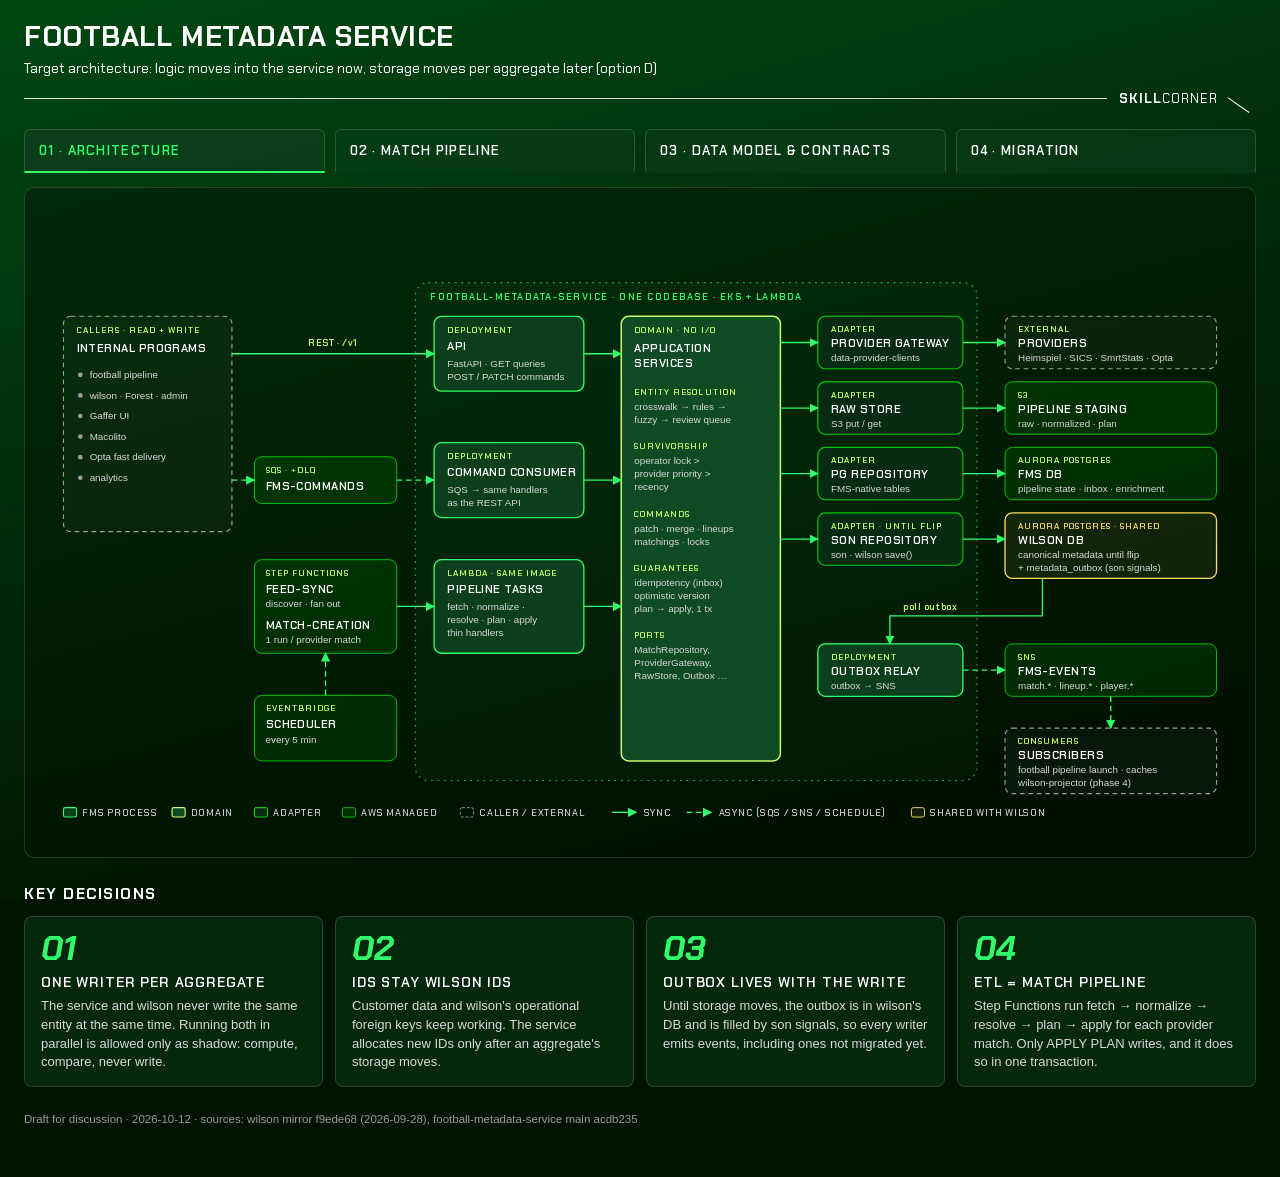
<file: docs/football-metadata-service-architecture.html>
<!doctype html>
<html lang="en">
<head>
<meta charset="utf-8">
<meta name="viewport" content="width=device-width, initial-scale=1">
<title>Football Metadata Service</title>
<link rel="preconnect" href="https://fonts.googleapis.com">
<link rel="preconnect" href="https://fonts.gstatic.com" crossorigin>
<link href="https://fonts.googleapis.com/css2?family=Chakra+Petch:ital,wght@0,300;0,400;0,500;0,600;0,700;1,700&display=swap" rel="stylesheet">
<style>
:root {
  --deep: #001200; --dark: #004812; --forest: #006A26; --brand: #158158; --bright: #00C800;
  --neon: #32FE6B; --lime: #C8FF6A; --white: #FFFFFF; --gray: #D8D8D8; --bullet: #9E9E9E;
  --muted: #999999; --row: #0B3F1B; --warm: #FFD966;
  --head: 'Chakra Petch', 'Barlow', sans-serif;
  --body: 'Trebuchet MS', 'Barlow', sans-serif;
}
* { box-sizing: border-box; }
html, body { margin: 0; }
body {
  min-height: 100vh; color: var(--white); font-family: var(--body);
  background-color: var(--deep);
  background-image: linear-gradient(165deg, var(--dark) 0%, var(--deep) 82%, var(--deep) 100%);
  background-attachment: fixed;
}
.page { max-width: 1320px; margin: 0 auto; padding: 22px 24px 40px; }

/* header bar */
.hdr h1 { margin: 0; font: 700 28px/1.1 var(--head); text-transform: uppercase; letter-spacing: .02em; }
.hdr p { margin: 6px 0 0; font: 400 14px/1.4 var(--head); }
.hdr-line { display: flex; align-items: center; gap: 12px; margin-top: 12px; }
.hdr-line .rule { flex: 1; height: 1px; background: var(--white); opacity: .85; }
.hdr-line .mark { font: 400 13px var(--head); text-transform: uppercase; letter-spacing: .08em; }
.hdr-line .mark b { font-weight: 700; }
.hdr-line .diag { width: 26px; height: 1px; background: var(--white); transform: rotate(35deg) translateY(8px); }

/* tabs */
.tabs { display: flex; gap: 10px; margin: 22px 0 14px; flex-wrap: wrap; }
.tabs button {
  flex: 1 1 180px; padding: 12px 14px; background: rgba(11, 63, 27, .55); color: var(--white);
  border: 1px solid rgba(255, 255, 255, .14); border-bottom: 2px solid transparent; border-radius: 6px 6px 0 0;
  font: 600 13px var(--head); text-transform: uppercase; letter-spacing: .1em; text-align: left; cursor: pointer;
}
.tabs button[aria-selected="true"] { color: var(--neon); border-bottom-color: var(--neon); background: rgba(11, 63, 27, .9); }
.tabs button:focus-visible { outline: 2px solid var(--lime); outline-offset: 2px; }
[hidden] { display: none !important; }

.panel-box { border: 1px solid rgba(255, 255, 255, .14); border-radius: 10px; background: rgba(0, 18, 0, .45); padding: 16px; }
h2 { font: 700 15px var(--head); text-transform: uppercase; letter-spacing: .1em; margin: 26px 0 12px; display: flex; align-items: center; gap: 10px; flex-wrap: wrap; }
h2:first-child { margin-top: 4px; }

/* svg diagrams */
.diagram { overflow-x: auto; }
.diagram svg { display: block; width: 100%; min-width: 980px; height: auto; }
.k { font: 600 9px var(--head); letter-spacing: .12em; fill: var(--lime); }
.t { font: 600 12px var(--head); letter-spacing: .04em; fill: var(--white); }
.t2 { font: 600 11.5px var(--head); letter-spacing: .04em; fill: var(--white); }
.s { font: 400 10.5px var(--body); fill: var(--gray); }
.sh { font: 600 9px var(--head); letter-spacing: .12em; fill: var(--lime); }
.proc rect { fill: var(--row); stroke: var(--neon); stroke-width: 1.4; }
.dom rect { fill: #0E4A22; stroke: var(--lime); stroke-width: 1.6; }
.adp rect { fill: #062B12; stroke: var(--bright); stroke-width: 1.2; }
.aws rect { fill: rgba(0, 200, 0, .12); stroke: var(--bright); stroke-width: 1; }
.ext rect { fill: rgba(255, 255, 255, .03); stroke: var(--bullet); stroke-width: 1.2; stroke-dasharray: 5 4; }
.shared rect { fill: rgba(255, 217, 102, .07); stroke: var(--warm); stroke-width: 1.4; }
.shared .k { fill: var(--warm); }
.bnd { fill: rgba(50, 254, 107, .035); stroke: var(--neon); stroke-opacity: .6; stroke-width: 1.2; stroke-dasharray: 2 5; }
.bl { font: 600 10px var(--head); letter-spacing: .16em; fill: var(--neon); }
.e { fill: none; stroke: var(--neon); stroke-width: 1.4; marker-end: url(#arr); }
.e.async { stroke-dasharray: 6 4; }
.e.fail { stroke: var(--warm); marker-end: url(#arr-warm); }
.el { font: 600 10px var(--head); letter-spacing: .06em; fill: var(--lime); }
.el.warm { fill: var(--warm); }
.lg { font: 500 10px var(--head); letter-spacing: .08em; fill: var(--gray); }

/* numbered cards */
.cards { display: grid; grid-template-columns: repeat(auto-fit, minmax(230px, 1fr)); gap: 12px; }
.card { border: 1px solid rgba(255, 255, 255, .14); border-radius: 8px; padding: 14px 16px; background: rgba(11, 63, 27, .5); }
.card .n { font: italic 700 34px/1 var(--head); color: var(--neon); }
.card h3 { margin: 8px 0 6px; font: 600 14px var(--head); text-transform: uppercase; letter-spacing: .06em; }
.card p { margin: 0; font-size: 13px; line-height: 1.45; color: var(--gray); }
.card .done { margin-top: 10px; font-size: 12.5px; color: var(--white); }
.card .done b { display: block; font: 600 10px var(--head); letter-spacing: .14em; color: var(--lime); margin-bottom: 2px; }
.card.pick { border-color: var(--lime); box-shadow: inset 0 0 0 1px var(--lime); }
code { font-family: var(--head); }

/* pills */
.pill { font: 600 10px var(--head); letter-spacing: .1em; padding: 3px 10px; border-radius: 999px; text-transform: uppercase; white-space: nowrap; }
.pill.now { background: var(--lime); color: #000; }
.pill.flip { border: 1px solid var(--warm); color: var(--warm); }
.pill.no { border: 1px solid var(--muted); color: var(--muted); }

/* data model */
.callout { background: linear-gradient(90deg, var(--neon), var(--lime)); color: #000; border-radius: 8px; padding: 11px 16px; font: 500 13px/1.5 var(--head); }
.callout b { font-weight: 700; letter-spacing: .1em; margin-right: 8px; }
.tables { display: grid; grid-template-columns: repeat(auto-fill, minmax(255px, 1fr)); gap: 12px; align-items: start; }
.tbl { background: rgba(11, 63, 27, .55); border: 1px solid rgba(255, 255, 255, .12); border-radius: 8px; overflow: hidden; }
.tbl h4 { margin: 0; padding: 7px 12px; background: linear-gradient(90deg, var(--neon), var(--lime)); color: #000; font: 700 13px var(--head); }
.tbl ul { list-style: none; margin: 0; padding: 4px 0; }
.tbl li { display: flex; justify-content: space-between; gap: 10px; padding: 4px 12px; font-size: 12px; border-top: 1px solid rgba(255, 255, 255, .05); }
.tbl li:first-child { border-top: 0; }
.tbl code { font: 500 12px var(--head); color: var(--white); }
.tbl li span { color: var(--muted); text-align: right; }
.tbl li span.fk { color: var(--neon); }
.tbl .cons { margin: 0; padding: 7px 12px 9px; font-size: 11.5px; line-height: 1.4; color: var(--lime); border-top: 1px solid rgba(255, 255, 255, .08); }
.tbl .cons code { color: var(--lime); }
.scope { font-size: 13px; line-height: 1.6; color: var(--gray); }
.scope li::marker { color: var(--bullet); }
.api { width: 100%; border-collapse: collapse; font-size: 12.5px; }
.api th { text-align: left; padding: 7px 10px; background: linear-gradient(90deg, var(--neon), var(--lime)); color: #000; font: 700 11px var(--head); letter-spacing: .1em; text-transform: uppercase; }
.api td { padding: 7px 10px; border-top: 1px solid rgba(255, 255, 255, .08); vertical-align: top; color: var(--gray); }
.api tr:nth-child(odd) td { background: rgba(11, 63, 27, .45); }
.api td:first-child { font: 600 11px var(--head); color: var(--lime); letter-spacing: .08em; white-space: nowrap; }
.api code { font: 500 12px var(--head); color: var(--white); word-break: break-word; }
.foot { margin-top: 26px; font-size: 11.5px; color: var(--muted); }

@media (max-width: 640px) {
  .page { padding: 16px 16px 32px; }
  .hdr h1 { font-size: 22px; }
}
@media print {
  [role="tabpanel"][hidden] { display: block !important; }
  .tabs { display: none; }
}
</style>
</head>
<body>
<svg width="0" height="0" style="position:absolute" aria-hidden="true" focusable="false">
  <defs>
    <marker id="arr" viewBox="0 0 10 10" refX="9" refY="5" markerWidth="7" markerHeight="7" orient="auto-start-reverse">
      <path d="M0 0L10 5L0 10z" fill="#32FE6B"/>
    </marker>
    <marker id="arr-warm" viewBox="0 0 10 10" refX="9" refY="5" markerWidth="7" markerHeight="7" orient="auto-start-reverse">
      <path d="M0 0L10 5L0 10z" fill="#FFD966"/>
    </marker>
  </defs>
</svg>
<div class="page">

<header class="hdr">
  <h1>Football metadata service</h1>
  <p>Target architecture: logic moves into the service now, storage moves per aggregate later (option D)</p>
  <div class="hdr-line" aria-hidden="true"><span class="rule"></span><span class="mark"><b>Skill</b>corner</span><span class="diag"></span></div>
</header>

<nav class="tabs" role="tablist" aria-label="Sections">
  <button role="tab" id="b-arch" aria-controls="t-arch" aria-selected="true">01 · Architecture</button>
  <button role="tab" id="b-pipe" aria-controls="t-pipe" aria-selected="false" tabindex="-1">02 · Match pipeline</button>
  <button role="tab" id="b-data" aria-controls="t-data" aria-selected="false" tabindex="-1">03 · Data model &amp; contracts</button>
  <button role="tab" id="b-mig" aria-controls="t-mig" aria-selected="false" tabindex="-1">04 · Migration</button>
</nav>

<!-- ───────────────────────── 01 ARCHITECTURE ───────────────────────── -->
<section role="tabpanel" id="t-arch" aria-labelledby="b-arch">
<div class="panel-box diagram">
<svg viewBox="0 0 1280 680" role="img" aria-labelledby="arch-title arch-desc">
  <title id="arch-title">football-metadata-service architecture</title>
  <desc id="arch-desc">Internal programs call the API over REST or send commands through SQS. EventBridge starts the feed-sync state machine, which starts one match-creation execution per changed provider match; its tasks are Lambdas built from the service image. Every entrypoint goes through the application services, which depend only on ports. Adapters reach providers, S3, the service database and the wilson database through son. An outbox relay publishes changes to SNS.</desc>

  <!-- service boundary -->
  <rect class="bnd" x="400" y="84" width="600" height="532" rx="14"/>
  <text class="bl" x="416" y="103">FOOTBALL-METADATA-SERVICE · ONE CODEBASE · EKS + LAMBDA</text>

  <!-- callers -->
  <g class="ext">
    <rect x="24" y="120" width="180" height="230" rx="8"/>
    <text class="k" x="38" y="138">CALLERS · READ + WRITE</text>
    <text class="t" x="38" y="158">INTERNAL PROGRAMS</text>
    <g fill="#9E9E9E">
      <circle cx="42" cy="182.5" r="2.5"/><circle cx="42" cy="204.5" r="2.5"/><circle cx="42" cy="226.5" r="2.5"/>
      <circle cx="42" cy="248.5" r="2.5"/><circle cx="42" cy="270.5" r="2.5"/><circle cx="42" cy="292.5" r="2.5"/>
    </g>
    <text class="s" x="52" y="186">football pipeline</text>
    <text class="s" x="52" y="208">wilson · Forest · admin</text>
    <text class="s" x="52" y="230">Gaffer UI</text>
    <text class="s" x="52" y="252">Macolito</text>
    <text class="s" x="52" y="274">Opta fast delivery</text>
    <text class="s" x="52" y="296">analytics</text>
  </g>

  <!-- AWS-managed triggers and queues -->
  <g class="aws">
    <rect x="228" y="270" width="152" height="50" rx="8"/>
    <text class="k" x="240" y="287">SQS · +DLQ</text>
    <text class="t" x="240" y="306">FMS-COMMANDS</text>
  </g>
  <g class="aws">
    <rect x="228" y="380" width="152" height="100" rx="8"/>
    <text class="k" x="240" y="398">STEP FUNCTIONS</text>
    <text class="t" x="240" y="416">FEED-SYNC</text>
    <text class="s" x="240" y="431">discover · fan out</text>
    <text class="t" x="240" y="454">MATCH-CREATION</text>
    <text class="s" x="240" y="469">1 run / provider match</text>
  </g>
  <g class="aws">
    <rect x="228" y="525" width="152" height="70" rx="8"/>
    <text class="k" x="240" y="542">EVENTBRIDGE</text>
    <text class="t" x="240" y="560">SCHEDULER</text>
    <text class="s" x="240" y="576">every 5 min</text>
  </g>

  <!-- entrypoints (driving adapters) -->
  <g class="proc">
    <rect x="420" y="120" width="160" height="80" rx="8"/>
    <text class="k" x="434" y="138">DEPLOYMENT</text>
    <text class="t" x="434" y="156">API</text>
    <text class="s" x="434" y="174">FastAPI · GET queries</text>
    <text class="s" x="434" y="188">POST / PATCH commands</text>
  </g>
  <g class="proc">
    <rect x="420" y="255" width="160" height="80" rx="8"/>
    <text class="k" x="434" y="273">DEPLOYMENT</text>
    <text class="t" x="434" y="291">COMMAND CONSUMER</text>
    <text class="s" x="434" y="309">SQS → same handlers</text>
    <text class="s" x="434" y="323">as the REST API</text>
  </g>
  <g class="proc">
    <rect x="420" y="380" width="160" height="100" rx="8"/>
    <text class="k" x="434" y="398">LAMBDA · SAME IMAGE</text>
    <text class="t" x="434" y="416">PIPELINE TASKS</text>
    <text class="s" x="434" y="434">fetch · normalize ·</text>
    <text class="s" x="434" y="448">resolve · plan · apply</text>
    <text class="s" x="434" y="462">thin handlers</text>
  </g>

  <!-- domain -->
  <g class="dom">
    <rect x="620" y="120" width="170" height="475" rx="8"/>
    <text class="k" x="634" y="138">DOMAIN · NO I/O</text>
    <text class="t" x="634" y="158">APPLICATION</text>
    <text class="t" x="634" y="174">SERVICES</text>
    <text class="sh" x="634" y="204">ENTITY RESOLUTION</text>
    <text class="s" x="634" y="220">crosswalk → rules →</text>
    <text class="s" x="634" y="234">fuzzy → review queue</text>
    <text class="sh" x="634" y="262">SURVIVORSHIP</text>
    <text class="s" x="634" y="278">operator lock &gt;</text>
    <text class="s" x="634" y="292">provider priority &gt;</text>
    <text class="s" x="634" y="306">recency</text>
    <text class="sh" x="634" y="334">COMMANDS</text>
    <text class="s" x="634" y="350">patch · merge · lineups</text>
    <text class="s" x="634" y="364">matchings · locks</text>
    <text class="sh" x="634" y="392">GUARANTEES</text>
    <text class="s" x="634" y="408">idempotency (inbox)</text>
    <text class="s" x="634" y="422">optimistic version</text>
    <text class="s" x="634" y="436">plan → apply, 1 tx</text>
    <text class="sh" x="634" y="464">PORTS</text>
    <text class="s" x="634" y="480">MatchRepository,</text>
    <text class="s" x="634" y="494">ProviderGateway,</text>
    <text class="s" x="634" y="508">RawStore, Outbox …</text>
  </g>

  <!-- adapters -->
  <g class="adp">
    <rect x="830" y="120" width="155" height="56" rx="8"/>
    <text class="k" x="844" y="137">ADAPTER</text>
    <text class="t" x="844" y="153">PROVIDER GATEWAY</text>
    <text class="s" x="844" y="168">data-provider-clients</text>
  </g>
  <g class="adp">
    <rect x="830" y="190" width="155" height="56" rx="8"/>
    <text class="k" x="844" y="207">ADAPTER</text>
    <text class="t" x="844" y="223">RAW STORE</text>
    <text class="s" x="844" y="238">S3 put / get</text>
  </g>
  <g class="adp">
    <rect x="830" y="260" width="155" height="56" rx="8"/>
    <text class="k" x="844" y="277">ADAPTER</text>
    <text class="t" x="844" y="293">PG REPOSITORY</text>
    <text class="s" x="844" y="308">FMS-native tables</text>
  </g>
  <g class="adp">
    <rect x="830" y="330" width="155" height="56" rx="8"/>
    <text class="k" x="844" y="347">ADAPTER · UNTIL FLIP</text>
    <text class="t" x="844" y="363">SON REPOSITORY</text>
    <text class="s" x="844" y="378">son · wilson save()</text>
  </g>
  <g class="proc">
    <rect x="830" y="470" width="155" height="56" rx="8"/>
    <text class="k" x="844" y="487">DEPLOYMENT</text>
    <text class="t" x="844" y="503">OUTBOX RELAY</text>
    <text class="s" x="844" y="518">outbox → SNS</text>
  </g>

  <!-- stores and externals -->
  <g class="ext">
    <rect x="1030" y="120" width="226" height="56" rx="8"/>
    <text class="k" x="1044" y="137">EXTERNAL</text>
    <text class="t" x="1044" y="153">PROVIDERS</text>
    <text class="s" x="1044" y="168">Heimspiel · SICS · SmrtStats · Opta</text>
  </g>
  <g class="aws">
    <rect x="1030" y="190" width="226" height="56" rx="8"/>
    <text class="k" x="1044" y="207">S3</text>
    <text class="t" x="1044" y="223">PIPELINE STAGING</text>
    <text class="s" x="1044" y="238">raw · normalized · plan</text>
  </g>
  <g class="aws">
    <rect x="1030" y="260" width="226" height="56" rx="8"/>
    <text class="k" x="1044" y="277">AURORA POSTGRES</text>
    <text class="t" x="1044" y="293">FMS DB</text>
    <text class="s" x="1044" y="308">pipeline state · inbox · enrichment</text>
  </g>
  <g class="shared">
    <rect x="1030" y="330" width="226" height="70" rx="8"/>
    <text class="k" x="1044" y="347">AURORA POSTGRES · SHARED</text>
    <text class="t" x="1044" y="363">WILSON DB</text>
    <text class="s" x="1044" y="378">canonical metadata until flip</text>
    <text class="s" x="1044" y="392">+ metadata_outbox (son signals)</text>
  </g>
  <g class="aws">
    <rect x="1030" y="470" width="226" height="56" rx="8"/>
    <text class="k" x="1044" y="487">SNS</text>
    <text class="t" x="1044" y="503">FMS-EVENTS</text>
    <text class="s" x="1044" y="518">match.* · lineup.* · player.*</text>
  </g>
  <g class="ext">
    <rect x="1030" y="560" width="226" height="70" rx="8"/>
    <text class="k" x="1044" y="577">CONSUMERS</text>
    <text class="t" x="1044" y="593">SUBSCRIBERS</text>
    <text class="s" x="1044" y="608">football pipeline launch · caches</text>
    <text class="s" x="1044" y="622">wilson-projector (phase 4)</text>
  </g>

  <!-- edges: callers, queues, orchestration -->
  <path class="e" d="M204 160H420"/>
  <text class="el" x="312" y="152" text-anchor="middle">REST · /v1</text>
  <path class="e async" d="M204 295H228"/>
  <path class="e async" d="M380 295H420"/>
  <path class="e async" d="M304 525V480"/>
  <path class="e" d="M380 430H420"/>

  <!-- edges: entrypoints → domain → adapters → stores -->
  <path class="e" d="M580 160H620"/>
  <path class="e" d="M580 295H620"/>
  <path class="e" d="M580 430H620"/>
  <path class="e" d="M790 148H830"/>
  <path class="e" d="M790 218H830"/>
  <path class="e" d="M790 288H830"/>
  <path class="e" d="M790 358H830"/>
  <path class="e" d="M985 148H1030"/>
  <path class="e" d="M985 218H1030"/>
  <path class="e" d="M985 288H1030"/>
  <path class="e" d="M985 358H1030"/>

  <!-- edges: events -->
  <path class="e" d="M1070 400V440H907V470"/>
  <text class="el" x="950" y="434" text-anchor="middle">poll outbox</text>
  <path class="e async" d="M985 498H1030"/>
  <path class="e async" d="M1143 526V560"/>

  <!-- legend -->
  <rect x="24" y="645" width="14" height="10" rx="2" fill="#0B3F1B" stroke="#32FE6B" stroke-width="1.2"/>
  <text class="lg" x="44" y="654">FMS PROCESS</text>
  <rect x="140" y="645" width="14" height="10" rx="2" fill="#0E4A22" stroke="#C8FF6A" stroke-width="1.2"/>
  <text class="lg" x="160" y="654">DOMAIN</text>
  <rect x="228" y="645" width="14" height="10" rx="2" fill="#062B12" stroke="#00C800" stroke-width="1.2"/>
  <text class="lg" x="248" y="654">ADAPTER</text>
  <rect x="322" y="645" width="14" height="10" rx="2" fill="rgba(0,200,0,.12)" stroke="#00C800"/>
  <text class="lg" x="342" y="654">AWS MANAGED</text>
  <rect x="448" y="645" width="14" height="10" rx="2" fill="none" stroke="#9E9E9E" stroke-dasharray="3 2"/>
  <text class="lg" x="468" y="654">CALLER / EXTERNAL</text>
  <path class="e" d="M610 650H636"/>
  <text class="lg" x="644" y="654">SYNC</text>
  <path class="e async" d="M690 650H716"/>
  <text class="lg" x="724" y="654">ASYNC (SQS / SNS / SCHEDULE)</text>
  <rect x="930" y="645" width="14" height="10" rx="2" fill="rgba(255,217,102,.07)" stroke="#FFD966"/>
  <text class="lg" x="950" y="654">SHARED WITH WILSON</text>
</svg>
</div>

<h2>Key decisions</h2>
<div class="cards">
  <article class="card"><div class="n">01</div><h3>One writer per aggregate</h3><p>The service and wilson never write the same entity at the same time. Running both in parallel is allowed only as shadow: compute, compare, never write.</p></article>
  <article class="card"><div class="n">02</div><h3>IDs stay wilson IDs</h3><p>Customer data and wilson's operational foreign keys keep working. The service allocates new IDs only after an aggregate's storage moves.</p></article>
  <article class="card"><div class="n">03</div><h3>Outbox lives with the write</h3><p>Until storage moves, the outbox is in wilson's DB and is filled by son signals, so every writer emits events, including ones not migrated yet.</p></article>
  <article class="card"><div class="n">04</div><h3>ETL = match pipeline</h3><p>Step Functions run fetch → normalize → resolve → plan → apply for each provider match. Only APPLY PLAN writes, and it does so in one transaction.</p></article>
</div>
</section>

<!-- ───────────────────────── 02 MATCH PIPELINE ───────────────────────── -->
<section role="tabpanel" id="t-pipe" aria-labelledby="b-pipe" hidden>
<div class="panel-box diagram">
<svg viewBox="0 0 1280 612" role="img" aria-labelledby="pipe-title pipe-desc">
  <title id="pipe-title">match-creation pipeline on Step Functions</title>
  <desc id="pipe-desc">The feed-sync state machine runs every five minutes: it selects due feeds, discovers provider matches, and starts one match-creation execution per new or changed match. Match-creation fetches and normalizes the provider match, skips unchanged ones, resolves references, teams, players and the match itself, waits for a human review when anything is ambiguous, builds a plan, and then either applies it in one transaction or, in shadow mode, diffs it against wilson. Any failure goes to MARK FAILED and can be redriven.</desc>

  <!-- lane 1: feed-sync -->
  <text class="bl" x="24" y="26">FEED-SYNC · STATE MACHINE · EVERY 5 MIN</text>
  <g class="aws">
    <rect x="24" y="40" width="150" height="56" rx="8"/>
    <text class="k" x="38" y="57">TRIGGER</text>
    <text class="t2" x="38" y="74">EVENTBRIDGE</text>
    <text class="s" x="38" y="89">scheduler, every 5 min</text>
  </g>
  <g class="proc">
    <rect x="200" y="40" width="150" height="56" rx="8"/>
    <text class="k" x="214" y="57">TASK</text>
    <text class="t2" x="214" y="74">SELECT DUE FEEDS</text>
    <text class="s" x="214" y="89">owner = fms, due now</text>
  </g>
  <g class="adp">
    <rect x="376" y="40" width="150" height="56" rx="8"/>
    <text class="k" x="390" y="57">MAP · MAX 3</text>
    <text class="t2" x="390" y="74">PER FEED</text>
    <text class="s" x="390" y="89">provider × edition</text>
  </g>
  <g class="proc">
    <rect x="552" y="40" width="150" height="56" rx="8"/>
    <text class="k" x="566" y="57">TASK · EXTRACT</text>
    <text class="t2" x="566" y="74">DISCOVER MATCHES</text>
    <text class="s" x="566" y="89">list · diff payload_hash</text>
  </g>
  <g class="adp">
    <rect x="728" y="40" width="150" height="56" rx="8"/>
    <text class="k" x="742" y="57">MAP · MAX 5</text>
    <text class="t2" x="742" y="74">PER MATCH</text>
    <text class="s" x="742" y="89">new or changed only</text>
  </g>
  <g class="proc">
    <rect x="904" y="40" width="150" height="56" rx="8"/>
    <text class="k" x="918" y="57">TASK</text>
    <text class="t2" x="918" y="74">START EXECUTION</text>
    <text class="s" x="918" y="89">name = id + hash</text>
  </g>
  <g class="proc">
    <rect x="1080" y="40" width="150" height="56" rx="8"/>
    <text class="k" x="1094" y="57">TASK</text>
    <text class="t2" x="1094" y="74">UPDATE FEED</text>
    <text class="s" x="1094" y="89">next_run_at · status</text>
  </g>
  <path class="e" d="M174 68H200"/>
  <path class="e" d="M350 68H376"/>
  <path class="e" d="M526 68H552"/>
  <path class="e" d="M702 68H728"/>
  <path class="e" d="M878 68H904"/>
  <path class="e" d="M1054 68H1080"/>

  <!-- hand-off to match-creation -->
  <path class="e async" d="M979 96V150H60V214"/>
  <text class="el" x="520" y="144" text-anchor="middle">ASYNC · ONE EXECUTION PER CHANGED PROVIDER MATCH</text>

  <!-- lane 2: match-creation, row 1 (left → right) -->
  <text class="bl" x="84" y="200">MATCH-CREATION · STATE MACHINE · CREATE OR UPDATE</text>
  <g class="proc">
    <rect x="24" y="214" width="150" height="76" rx="8"/>
    <text class="k" x="38" y="232">EXTRACT</text>
    <text class="t2" x="38" y="250">FETCH</text>
    <text class="s" x="38" y="266">dpc: match, lineups,</text>
    <text class="s" x="38" y="280">teams, players → S3</text>
  </g>
  <g class="proc">
    <rect x="200" y="214" width="150" height="76" rx="8"/>
    <text class="k" x="214" y="232">TRANSFORM</text>
    <text class="t2" x="214" y="250">NORMALIZE</text>
    <text class="s" x="214" y="266">common DTO · pydantic</text>
    <text class="s" x="214" y="280">→ provider_record</text>
  </g>
  <g class="dom">
    <rect x="376" y="214" width="150" height="76" rx="8"/>
    <text class="k" x="390" y="232">CHOICE</text>
    <text class="t2" x="390" y="250">CHANGED?</text>
    <text class="s" x="390" y="266">same hash and</text>
    <text class="s" x="390" y="280">resolved → skip</text>
  </g>
  <g class="proc">
    <rect x="552" y="214" width="150" height="76" rx="8"/>
    <text class="k" x="566" y="232">RESOLVE</text>
    <text class="t2" x="566" y="250">REFERENCES</text>
    <text class="s" x="566" y="266">edition · round ·</text>
    <text class="s" x="566" y="280">stadium via crosswalk</text>
  </g>
  <g class="adp">
    <rect x="728" y="214" width="150" height="76" rx="8"/>
    <text class="k" x="742" y="232">RESOLVE · MAP</text>
    <text class="t2" x="742" y="250">TEAMS + PLAYERS</text>
    <text class="s" x="742" y="266">crosswalk → rules</text>
    <text class="s" x="742" y="280">→ fuzzy (trigram)</text>
  </g>
  <g class="proc">
    <rect x="904" y="214" width="150" height="76" rx="8"/>
    <text class="k" x="918" y="232">RESOLVE</text>
    <text class="t2" x="918" y="250">MATCH</text>
    <text class="s" x="918" y="266">matched · ±1d found</text>
    <text class="s" x="918" y="280">±2d maybe · new</text>
  </g>
  <g class="dom">
    <rect x="1080" y="214" width="150" height="76" rx="8"/>
    <text class="k" x="1094" y="232">CHOICE</text>
    <text class="t2" x="1094" y="250">AMBIGUOUS?</text>
    <text class="s" x="1094" y="266">any maybe or</text>
    <text class="s" x="1094" y="280">multi-candidate</text>
  </g>
  <path class="e" d="M174 252H200"/>
  <path class="e" d="M350 252H376"/>
  <path class="e" d="M526 252H552"/>
  <path class="e" d="M702 252H728"/>
  <path class="e" d="M878 252H904"/>
  <path class="e" d="M1054 252H1080"/>

  <!-- branches into row 2 -->
  <path class="e" d="M410 290V340H275V380"/>
  <text class="el" x="343" y="334" text-anchor="middle">same hash</text>
  <path class="e" d="M1110 290V340H979V380"/>
  <text class="el" x="1044" y="334" text-anchor="middle">no</text>
  <path class="e" d="M1180 290V380"/>
  <text class="el" x="1188" y="340">yes</text>

  <!-- lane 2, row 2 (right → left) -->
  <g class="shared">
    <rect x="1080" y="380" width="150" height="76" rx="8"/>
    <text class="k" x="1094" y="398">HUMAN · TASK TOKEN</text>
    <text class="t2" x="1094" y="416">REVIEW GATE</text>
    <text class="s" x="1094" y="432">Gaffer decides →</text>
    <text class="s" x="1094" y="446">SendTaskSuccess</text>
  </g>
  <g class="proc">
    <rect x="904" y="380" width="150" height="76" rx="8"/>
    <text class="k" x="918" y="398">LOAD</text>
    <text class="t2" x="918" y="416">BUILD PLAN</text>
    <text class="s" x="918" y="432">creates · updates ·</text>
    <text class="s" x="918" y="446">matchings → S3 plan</text>
  </g>
  <g class="dom">
    <rect x="728" y="380" width="150" height="76" rx="8"/>
    <text class="k" x="742" y="398">CHOICE</text>
    <text class="t2" x="742" y="416">MODE?</text>
    <text class="s" x="742" y="432">live → apply</text>
    <text class="s" x="742" y="446">shadow → diff</text>
  </g>
  <g class="proc">
    <rect x="552" y="380" width="150" height="76" rx="8"/>
    <text class="k" x="566" y="398">LOAD · ONE TX</text>
    <text class="t2" x="566" y="416">APPLY PLAN</text>
    <text class="s" x="566" y="432">upsert all + outbox</text>
    <text class="s" x="566" y="446">idempotent by hash</text>
  </g>
  <g class="proc">
    <rect x="376" y="380" width="150" height="76" rx="8"/>
    <text class="k" x="390" y="398">TASK</text>
    <text class="t2" x="390" y="416">MARK DONE</text>
    <text class="s" x="390" y="432">provider_record →</text>
    <text class="s" x="390" y="446">resolved · match_id</text>
  </g>
  <g class="aws">
    <rect x="200" y="380" width="150" height="76" rx="8"/>
    <text class="k" x="214" y="398">END</text>
    <text class="t2" x="214" y="416">SUCCEED</text>
    <text class="s" x="214" y="432">events via outbox</text>
    <text class="s" x="214" y="446">→ SNS fms-events</text>
  </g>
  <path class="e" d="M1080 418H1054"/>
  <path class="e" d="M904 418H878"/>
  <path class="e" d="M728 418H702"/>
  <text class="el" x="715" y="410" text-anchor="middle">live</text>
  <path class="e" d="M552 418H526"/>
  <path class="e" d="M376 418H350"/>

  <!-- row 3: shadow and failure -->
  <path class="e" d="M803 456V490"/>
  <text class="el" x="811" y="478">shadow</text>
  <g class="proc">
    <rect x="728" y="490" width="150" height="70" rx="8"/>
    <text class="k" x="742" y="507">SHADOW</text>
    <text class="t2" x="742" y="525">DIFF VS WILSON</text>
    <text class="s" x="742" y="541">plan vs wilson rows</text>
    <text class="s" x="742" y="554">report, no writes</text>
  </g>
  <path class="e" d="M728 525H451V456"/>
  <path class="e fail" d="M1155 456V490"/>
  <text class="el warm" x="1163" y="478">timeout 7d</text>
  <g class="ext">
    <rect x="904" y="490" width="326" height="70" rx="8"/>
    <text class="k" x="918" y="507">CATCH · ANY STATE</text>
    <text class="t2" x="918" y="525">MARK FAILED</text>
    <text class="s" x="918" y="541">provider_record.status = error · alert</text>
    <text class="s" x="918" y="554">fix, then SFN redrive from the failed state</text>
  </g>

  <!-- legend -->
  <rect x="24" y="590" width="14" height="10" rx="2" fill="#0B3F1B" stroke="#32FE6B" stroke-width="1.2"/>
  <text class="lg" x="44" y="599">TASK · LAMBDA</text>
  <rect x="150" y="590" width="14" height="10" rx="2" fill="#0E4A22" stroke="#C8FF6A" stroke-width="1.2"/>
  <text class="lg" x="170" y="599">CHOICE</text>
  <rect x="230" y="590" width="14" height="10" rx="2" fill="#062B12" stroke="#00C800" stroke-width="1.2"/>
  <text class="lg" x="250" y="599">MAP</text>
  <rect x="292" y="590" width="14" height="10" rx="2" fill="rgba(255,217,102,.07)" stroke="#FFD966"/>
  <text class="lg" x="312" y="599">HUMAN STEP</text>
  <rect x="400" y="590" width="14" height="10" rx="2" fill="rgba(0,200,0,.12)" stroke="#00C800"/>
  <text class="lg" x="420" y="599">AWS / END</text>
  <rect x="500" y="590" width="14" height="10" rx="2" fill="none" stroke="#9E9E9E" stroke-dasharray="3 2"/>
  <text class="lg" x="520" y="599">CATCH</text>
  <path class="e async" d="M576 595H602"/>
  <text class="lg" x="610" y="599">ASYNC START</text>
</svg>
</div>

<h2>Pipeline rules</h2>
<div class="cards">
  <article class="card"><div class="n">01</div><h3>Plan, then apply</h3><p>Every state before APPLY PLAN writes only to S3, under deterministic keys, so any of them can be retried. APPLY PLAN writes everything in one transaction, so a match is never half-created.</p></article>
  <article class="card"><div class="n">02</div><h3>S3 keys in state</h3><p>Executions carry the raw, normalized and plan keys, never the payloads, which keeps state far below the 256 KB limit. Every run can be replayed from raw.</p></article>
  <article class="card"><div class="n">03</div><h3>Idempotent starts</h3><p>The execution name is <code>provider:provider_match_id:payload_hash</code>, so Step Functions rejects duplicates. APPLY PLAN takes an advisory lock per provider match and records the plan hash in the inbox.</p></article>
  <article class="card"><div class="n">04</div><h3>Shadow = same machine</h3><p>With <code>mode = shadow</code>, DIFF VS WILSON replaces APPLY PLAN. Phase 3 runs every feed in shadow first, then flips <code>provider_feed.owner</code> to <code>fms</code>.</p></article>
</div>

<h2>Runtime</h2>
<div class="panel-box" style="padding:0;overflow-x:auto">
<table class="api">
  <thead><tr><th>Concern</th><th>Choice</th></tr></thead>
  <tbody>
    <tr><td>Orchestration</td><td>Step Functions Standard: visual run history, retries, redrive from the failed state, and <code>waitForTaskToken</code> for the review gate.</td></tr>
    <tr><td>Tasks</td><td>Lambda container built from the service image. Each handler is a thin driving adapter over the same application services as the API.</td></tr>
    <tr><td>Retries</td><td>Provider 429/5xx: exponential backoff (×2, 5 attempts). Domain errors are not retried: they go to the review gate or to MARK FAILED.</td></tr>
    <tr><td>Concurrency</td><td>Map limits of 3 feeds × 5 matches protect the providers and both databases.</td></tr>
    <tr><td>Review</td><td>Gaffer lists ambiguous <code>provider_record</code> rows. The operator's decision goes through the service API, which calls <code>SendTaskSuccess</code> to resume the run.</td></tr>
    <tr><td>Updates</td><td>The same machine creates and updates. Updates respect <code>locked_fields</code> and provider priority. Unchanged payloads stop at CHANGED?.</td></tr>
    <tr><td>Downstream</td><td>APPLY PLAN writes outbox rows; the relay publishes <code>match.created</code> / <code>match.updated</code> / <code>lineup.changed</code>, which can trigger the football pipeline launch.</td></tr>
  </tbody>
</table>
</div>
</section>

<!-- ───────────────────────── 03 DATA MODEL ───────────────────────── -->
<section role="tabpanel" id="t-data" aria-labelledby="b-data" hidden>
<div class="callout"><b>CONVENTIONS</b><code>id</code> = wilson id (bigint, explicit) · aggregates carry <code>version</code>, <code>locked_fields[]</code>, <code>created_at</code>, <code>updated_at</code> · provider ids live in <code>&lt;entity&gt;_matching</code></div>

<h2>Reference <span class="pill flip">in wilson DB until flip</span></h2>
<div class="tables">
  <article class="tbl"><h4>area</h4><ul>
    <li><code>id</code><span>PK</span></li>
    <li><code>code</code><span>UQ · FIFA</span></li>
    <li><code>iso2 · iso3 · ioc</code><span>UQ</span></li>
    <li><code>name · type</code><span></span></li>
    <li><code>parent_id</code><span class="fk">→ area</span></li>
  </ul></article>
  <article class="tbl"><h4>season</h4><ul>
    <li><code>id</code><span>PK</span></li>
    <li><code>start_year · end_year</code><span>UQ together</span></li>
  </ul></article>
  <article class="tbl"><h4>competition</h4><ul>
    <li><code>id</code><span>PK</span></li>
    <li><code>name</code><span>UQ with area</span></li>
    <li><code>area_id</code><span class="fk">→ area</span></li>
    <li><code>gender · age_group · is_club</code><span></span></li>
  </ul></article>
  <article class="tbl"><h4>competition_edition</h4><ul>
    <li><code>id</code><span>PK</span></li>
    <li><code>competition_id</code><span class="fk">→ competition</span></li>
    <li><code>season_id</code><span class="fk">→ season</span></li>
    <li><code>name · start_date · end_date</code><span></span></li>
  </ul><p class="cons">UQ(competition_id, season_id). Wilson has none, so check for duplicates first.</p></article>
  <article class="tbl"><h4>competition_round</h4><ul>
    <li><code>id</code><span>PK</span></li>
    <li><code>competition_id</code><span class="fk">→ competition</span></li>
    <li><code>round_number · name</code><span>UQ with competition</span></li>
  </ul></article>
  <article class="tbl"><h4>stadium</h4><ul>
    <li><code>id</code><span>PK</span></li>
    <li><code>name · city</code><span>UQ together</span></li>
    <li><code>area_id</code><span class="fk">→ area</span></li>
    <li><code>capacity · pitch_length · pitch_width</code><span></span></li>
  </ul></article>
  <article class="tbl"><h4>team</h4><ul>
    <li><code>id</code><span>PK</span></li>
    <li><code>name · short_name · acronym</code><span></span></li>
    <li><code>area_id</code><span class="fk">→ area</span></li>
    <li><code>stadium_id</code><span class="fk">→ stadium</span></li>
    <li><code>gender · is_club · is_placeholder</code><span></span></li>
  </ul></article>
  <article class="tbl"><h4>coach · referee</h4><ul>
    <li><code>id</code><span>PK</span></li>
    <li><code>first_name · last_name</code><span></span></li>
    <li><code>birthday</code><span>coach only</span></li>
    <li><code>area_id</code><span class="fk">→ area</span></li>
  </ul></article>
  <article class="tbl"><h4>player</h4><ul>
    <li><code>id</code><span>PK</span></li>
    <li><code>first / last / short_name</code><span></span></li>
    <li><code>birthday · gender</code><span></span></li>
    <li><code>height · weight · foot</code><span>FMS DB now</span></li>
    <li><code>trackable_object_id</code><span>wilson-owned</span></li>
  </ul><p class="cons">Heimspiel enrichment (nationality, career spells) is already native in the FMS DB.</p></article>
</div>

<h2>Fixture <span class="pill flip">in wilson DB until flip</span></h2>
<div class="tables">
  <article class="tbl"><h4>match</h4><ul>
    <li><code>id</code><span>PK</span></li>
    <li><code>competition_edition_id</code><span class="fk">→ competition_edition</span></li>
    <li><code>round_id</code><span class="fk">→ competition_round</span></li>
    <li><code>home_team_id · away_team_id</code><span class="fk">→ team</span></li>
    <li><code>kickoff_at</code><span>timestamptz</span></li>
    <li><code>stadium_id</code><span class="fk">→ stadium</span></li>
    <li><code>home_coach_id · away_coach_id</code><span class="fk">→ coach</span></li>
    <li><code>status</code><span>scheduled · live · finished · postponed · cancelled · abandoned</span></li>
    <li><code>incident · home_score · away_score</code><span></span></li>
  </ul><p class="cons">EXCLUDE USING gist: the same home/away teams cannot have kickoffs within ±12h of each other (wilson's rule, enforced by the DB).</p></article>
  <article class="tbl"><h4>match_lineup</h4><ul>
    <li><code>match_id · player_id</code><span>PK</span></li>
    <li><code>match_id</code><span class="fk">→ match</span></li>
    <li><code>team_id</code><span class="fk">→ team</span></li>
    <li><code>player_id</code><span class="fk">→ player</span></li>
    <li><code>shirt_number · position</code><span></span></li>
    <li><code>is_starter · is_captain</code><span></span></li>
  </ul></article>
  <article class="tbl"><h4>match_referee</h4><ul>
    <li><code>match_id · referee_id</code><span>PK</span></li>
    <li><code>match_id</code><span class="fk">→ match</span></li>
    <li><code>referee_id</code><span class="fk">→ referee</span></li>
    <li><code>role</code><span></span></li>
  </ul></article>
  <article class="tbl"><h4>&lt;entity&gt;_matching</h4><ul>
    <li><code>&lt;entity&gt;_id</code><span class="fk">→ &lt;entity&gt;</span></li>
    <li><code>provider · provider_id</code><span>UQ together</span></li>
    <li><code>&lt;entity&gt;_id · provider</code><span>UQ together</span></li>
    <li><code>source</code><span>etl · crossref · manual</span></li>
    <li><code>confidence · created_at</code><span></span></li>
  </ul><p class="cons">Same shape for area, season, competition, competition_edition, team, stadium, coach, referee, player and match.</p></article>
</div>

<h2>Pipeline state <span class="pill now">FMS DB · now</span></h2>
<div class="tables">
  <article class="tbl"><h4>provider_feed</h4><ul>
    <li><code>id</code><span>PK</span></li>
    <li><code>competition_edition_id · provider</code><span>UQ together</span></li>
    <li><code>provider_ce_id · priority</code><span></span></li>
    <li><code>owner</code><span>wilson · fms</span></li>
    <li><code>mode</code><span>live · shadow</span></li>
    <li><code>is_active · next_run_at</code><span></span></li>
    <li><code>last_run_at · last_status</code><span></span></li>
  </ul><p class="cons">Replaces CompetitionEditionBeating. feed-sync selects due rows with <code>owner = fms</code>.</p></article>
  <article class="tbl"><h4>provider_record</h4><ul>
    <li><code>provider · entity_type · provider_id</code><span>PK</span></li>
    <li><code>feed_id</code><span class="fk">→ provider_feed</span></li>
    <li><code>raw_s3_key · plan_s3_key</code><span></span></li>
    <li><code>payload_hash</code><span></span></li>
    <li><code>normalized</code><span>jsonb</span></li>
    <li><code>status</code><span>new · resolved · ambiguous · rejected · error</span></li>
    <li><code>entity_id · candidate_ids[]</code><span></span></li>
    <li><code>execution_arn · review_task_token</code><span></span></li>
    <li><code>first_seen_at · last_seen_at · processed_at</code><span></span></li>
  </ul><p class="cons">Rows with <code>status = ambiguous</code> form the Gaffer review queue. Resolving one resumes its execution through <code>review_task_token</code>.</p></article>
  <article class="tbl"><h4>ingestion_run</h4><ul>
    <li><code>id</code><span>PK</span></li>
    <li><code>kind · provider · feed_id</code><span></span></li>
    <li><code>execution_arn</code><span></span></li>
    <li><code>started_at · finished_at · status</code><span></span></li>
    <li><code>stats</code><span>jsonb</span></li>
  </ul></article>
</div>

<h2>Write plumbing <span class="pill now">inbox: FMS DB</span> <span class="pill flip">outbox: wilson DB until flip</span></h2>
<div class="tables">
  <article class="tbl"><h4>inbox</h4><ul>
    <li><code>command_id</code><span>PK</span></li>
    <li><code>source · received_at · outcome</code><span></span></li>
  </ul><p class="cons">Makes REST commands, SQS commands and APPLY PLAN idempotent.</p></article>
  <article class="tbl"><h4>outbox</h4><ul>
    <li><code>id</code><span>bigserial PK</span></li>
    <li><code>aggregate_type · aggregate_id · version</code><span></span></li>
    <li><code>event_type · source · actor</code><span></span></li>
    <li><code>payload</code><span>jsonb</span></li>
    <li><code>created_at · published_at</code><span></span></li>
  </ul><p class="cons">Kept forever as the audit log, replacing MetadataUpdateHistory.</p></article>
  <article class="tbl"><h4>not in the service</h4>
    <ul class="scope" style="padding:8px 12px 8px 28px">
      <li>DataCollection, DataOperation, run parameters</li>
      <li>Video, VideoDataCollection</li>
      <li>tracking and dynamic events</li>
      <li>playing time, PlayerSequence</li>
      <li>kits, <code>home_team_side</code></li>
      <li>TrackableObject (only the id is stored)</li>
    </ul><p class="cons">Still open: substitutions and periods (INSTRUCTION events).</p></article>
</div>

<h2>Contracts <span class="pill no">shared models in skcr-models</span></h2>
<div class="panel-box" style="padding:0;overflow-x:auto">
<table class="api">
  <thead><tr><th>Kind</th><th>Contract</th><th>Notes</th></tr></thead>
  <tbody>
    <tr><td>GET</td><td><code>/v1/{matches|teams|players|competitions|competition-editions|seasons|areas|stadiums}</code></td><td><code>?updated_since&amp;cursor&amp;limit&amp;matching=&lt;provider&gt;&amp;include=lineups</code></td></tr>
    <tr><td>PATCH</td><td><code>/v1/matches/{id}</code></td><td>Requires <code>If-Match: &lt;version&gt;</code>. Returns 409 on a lock or version conflict.</td></tr>
    <tr><td>PUT</td><td><code>/v1/matches/{id}/lineups/{team_id}</code></td><td>Replaces the lineup; safe to repeat.</td></tr>
    <tr><td>PUT</td><td><code>/v1/{entity}/{id}/matchings/{provider}</code></td><td>Writes a manual matching with <code>source = manual</code>.</td></tr>
    <tr><td>POST</td><td><code>/v1/{players|teams}/{id}:merge</code></td><td>Merges duplicates and emits <code>player.merged</code> / <code>team.merged</code>.</td></tr>
    <tr><td>POST</td><td><code>/v1/provider-records/{id}:resolve</code></td><td>Records the operator's review decision and calls <code>SendTaskSuccess</code> to resume the pipeline run.</td></tr>
    <tr><td>SQS</td><td><code>{command_id, type, schema_version, source, actor, occurred_at, payload}</code></td><td>Uses the same handlers as REST. Failures go to the DLQ, with redrive.</td></tr>
    <tr><td>SNS</td><td><code>{event_id, type, aggregate_id, version, changed_fields, payload}</code></td><td>Delivered at least once, so consumers dedupe on <code>event_id</code>.</td></tr>
  </tbody>
</table>
</div>
</section>

<!-- ───────────────────────── 04 MIGRATION ───────────────────────── -->
<section role="tabpanel" id="t-mig" aria-labelledby="b-mig" hidden>
<h2>Options</h2>
<div class="cards">
  <article class="card"><div class="n">A</div><h3>HTTP proxy to wilson</h3><p>Wilson's REST writes are partial and admin-only, every call adds latency, and nothing gets decoupled.</p><p class="done"><span class="pill no">contract prototyping only</span></p></article>
  <article class="card"><div class="n">B</div><h3>Parallel crons + REST, own DB</h3><p>Two writers: two ETLs create the same match under different ids, with no transaction across the two databases.</p><p class="done"><span class="pill no">shadow mode only</span></p></article>
  <article class="card"><div class="n">C</div><h3>Replicate (CDC), then flip</h3><p>A clean model from day one, but months of two-way sync. With no <code>updated_at</code> in wilson, it needs DMS or Debezium.</p><p class="done"><span class="pill no">heavy</span></p></article>
  <article class="card pick"><div class="n">D</div><h3>Strangler at the data layer</h3><p>The service owns the logic now and reads and writes wilson's DB through son, so wilson's <code>save()</code> rules keep firing. Storage moves per aggregate later by swapping the repository adapter.</p><p class="done"><span class="pill now">recommended</span></p></article>
</div>

<h2>Phases</h2>
<div class="cards">
  <article class="card"><div class="n">0</div><h3>Foundations</h3><p>Contracts in skcr-models, ports and son adapters, the pipeline-state and inbox tables, and a wilson MR adding <code>updated_at</code> and the outbox signals.</p><p class="done"><b>DONE WHEN</b>contracts are reviewed</p></article>
  <article class="card"><div class="n">1</div><h3>Read API</h3><p><code>GET /v1</code> for every entity, read through son from the Aurora read replica. Consumers stop reading son directly.</p><p class="done"><b>DONE WHEN</b>responses match wilson /api</p></article>
  <article class="card"><div class="n">2</div><h3>Command API</h3><p>REST and SQS commands. Writers move over one at a time: pipeline → Macolito → Opta FD → Gaffer → Forest.</p><p class="done"><b>DONE WHEN</b>each aggregate has a single write path</p></article>
  <article class="card"><div class="n">3</div><h3>Match pipeline</h3><p>feed-sync runs every feed with <code>mode = shadow</code> and reports diffs against what wilson created. Each feed then flips to <code>owner = fms, mode = live</code>, and the wilson Lambda skips feeds the service owns.</p><p class="done"><b>DONE WHEN</b>every feed is live on the service and the wilson provider Lambdas are deleted</p></article>
  <article class="card"><div class="n">4</div><h3>Storage flip</h3><p>Optional, per aggregate: reference → team / stadium / coach / referee → player → match. Rows keep their ids, the adapter is swapped, and wilson-projector keeps wilson's tables updated.</p><p class="done"><b>DONE WHEN</b>nothing reads that aggregate from wilson's tables directly</p></article>
</div>
</section>

<p class="foot">Draft for discussion · 2026-10-12 · sources: wilson mirror f9ede68 (2026-09-28), football-metadata-service main acdb235</p>
</div>

<script>
const tabs = [...document.querySelectorAll('[role="tab"]')];
function show(tab) {
  tabs.forEach(b => {
    const on = b === tab;
    b.setAttribute('aria-selected', on);
    b.tabIndex = on ? 0 : -1;
    document.getElementById(b.getAttribute('aria-controls')).hidden = !on;
  });
}
tabs.forEach((b, i) => {
  b.addEventListener('click', () => show(b));
  b.addEventListener('keydown', e => {
    if (e.key !== 'ArrowRight' && e.key !== 'ArrowLeft') return;
    const next = tabs[(i + (e.key === 'ArrowRight' ? 1 : tabs.length - 1)) % tabs.length];
    show(next);
    next.focus();
  });
});
</script>
</body>
</html>
</file>
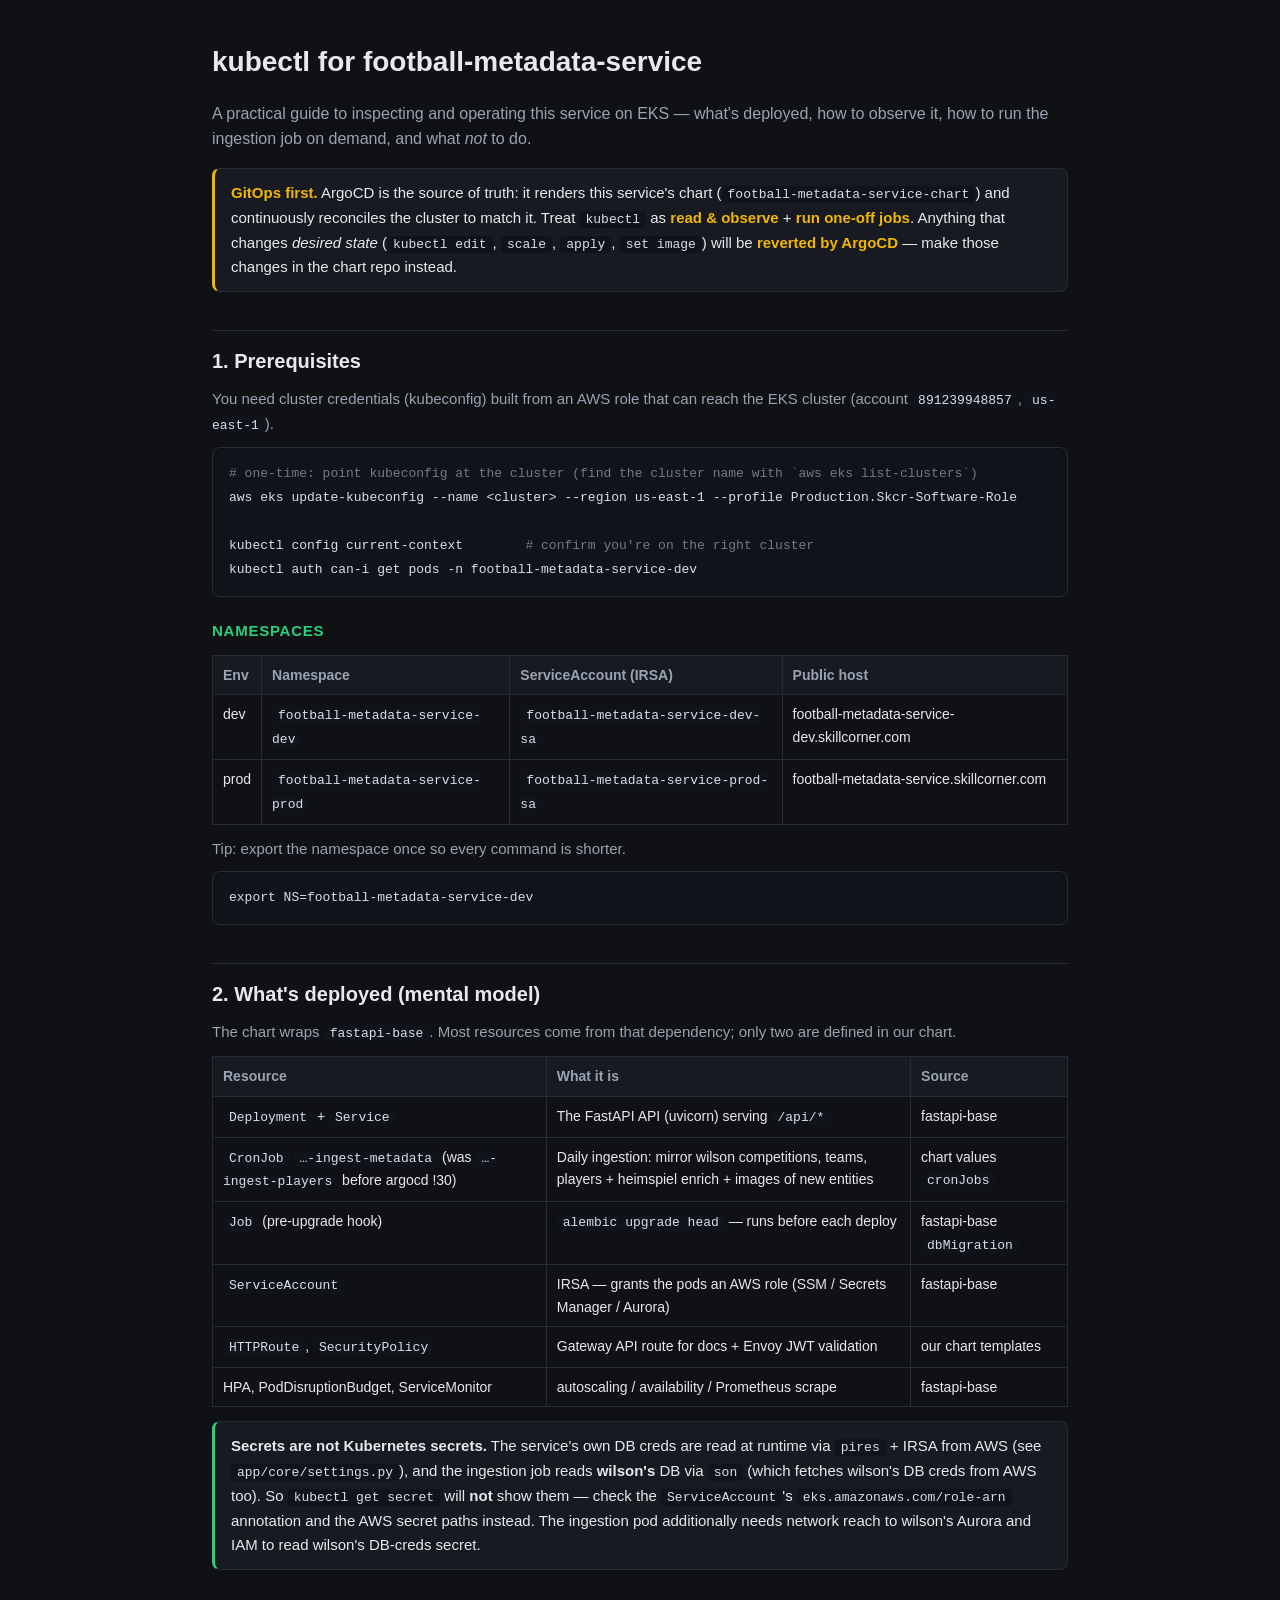
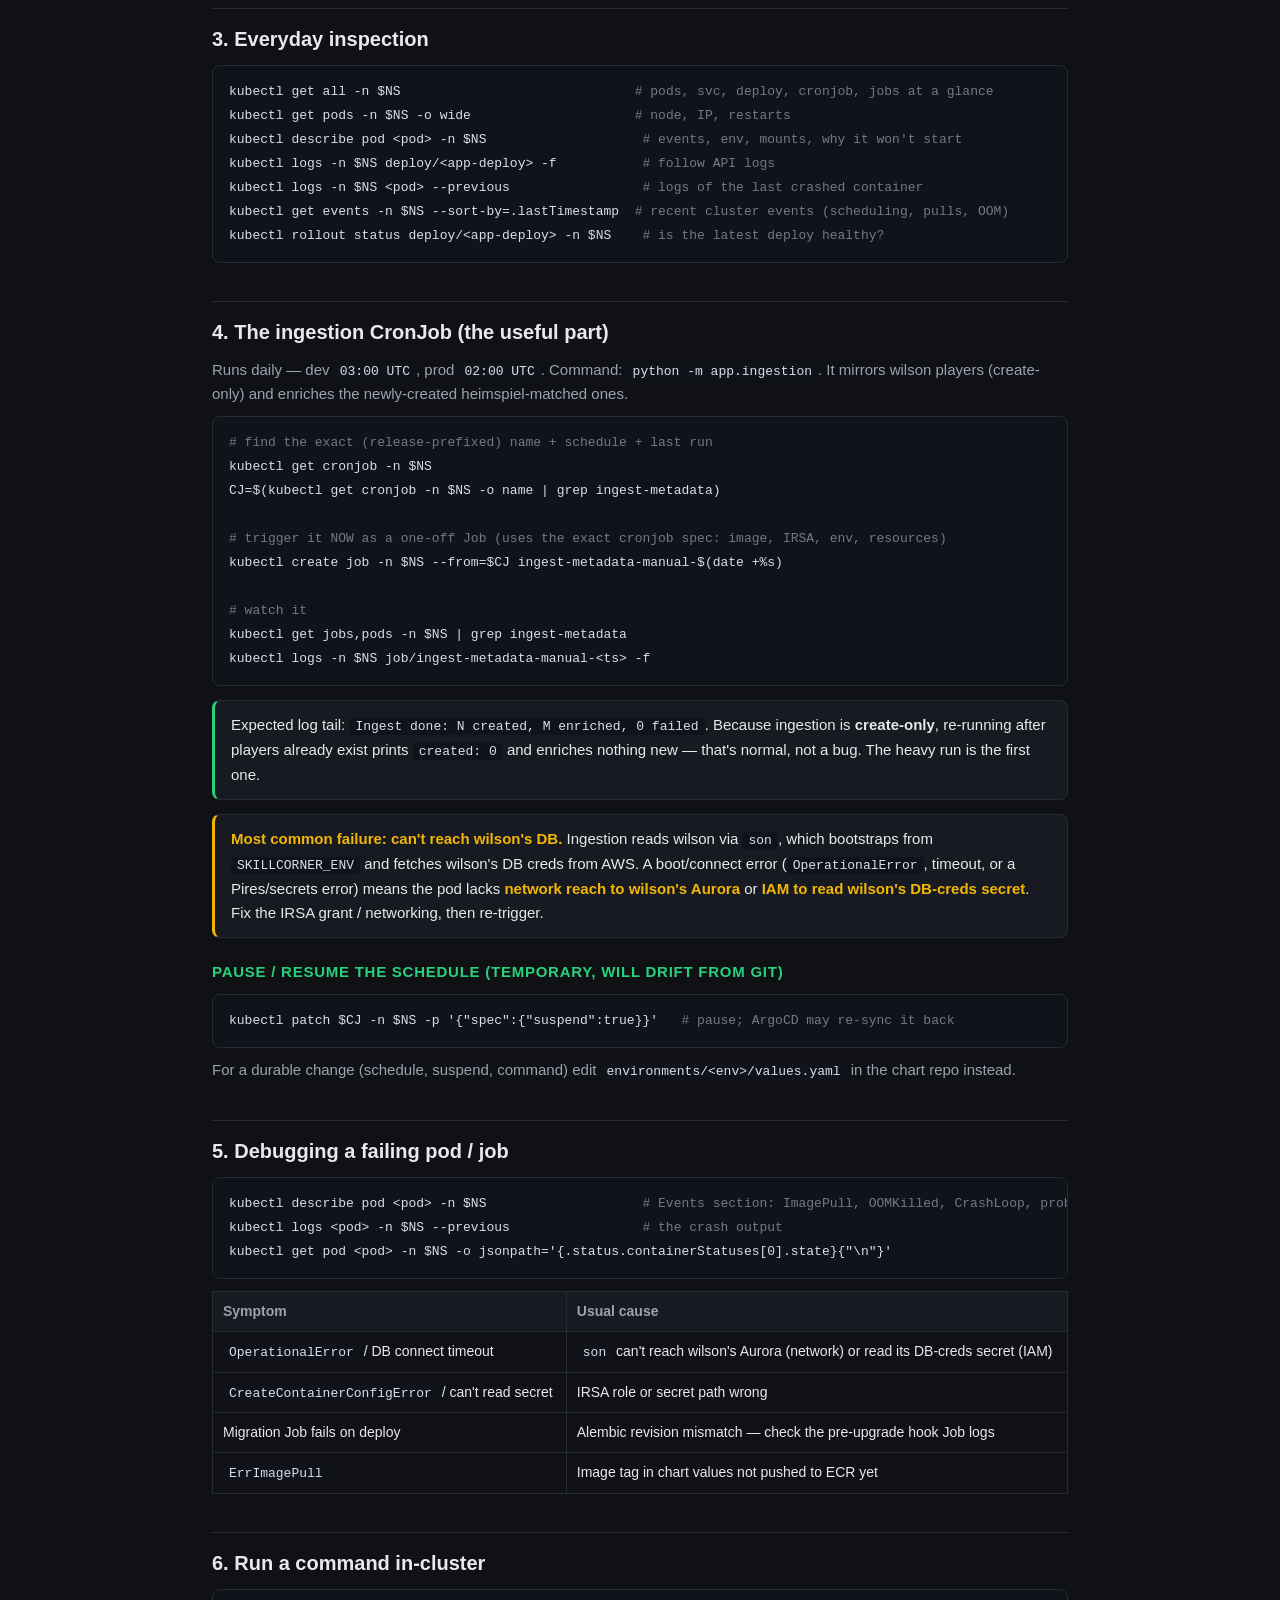
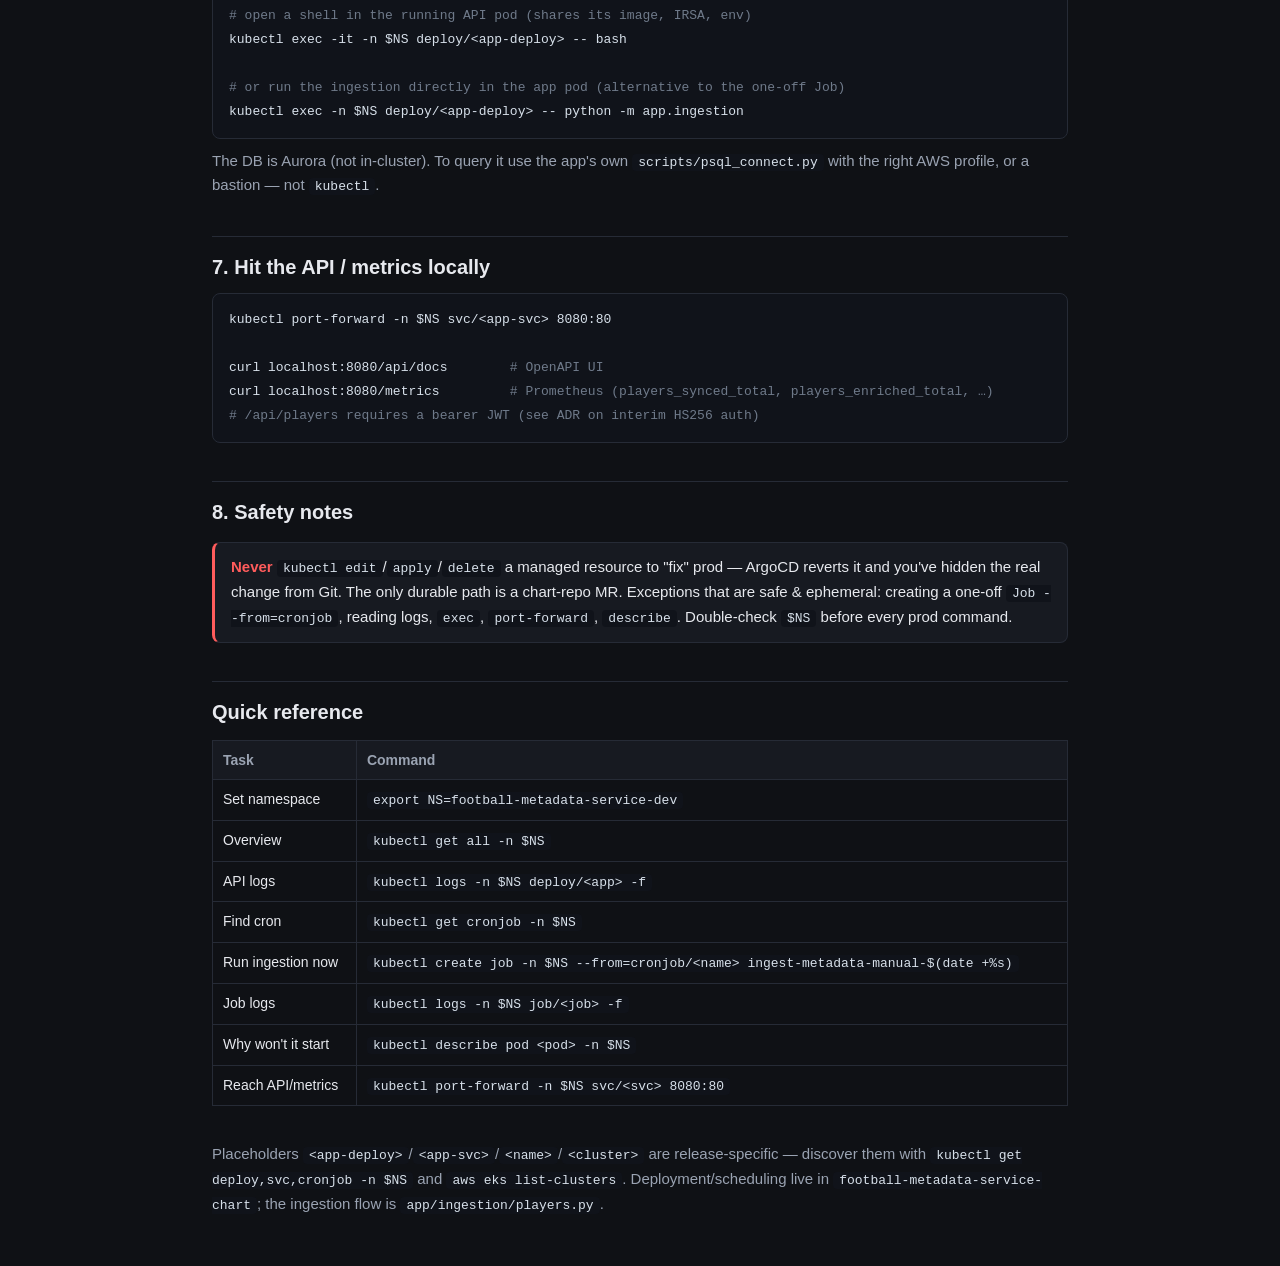
<file: docs/football-metadata-service-kubectl.html>
<!doctype html>
<html lang="en">
<head>
<meta charset="utf-8">
<meta name="viewport" content="width=device-width, initial-scale=1">
<title>kubectl guide — football-metadata-service</title>
<style>
  :root {
    --bg: #0f1115; --panel: #171a21; --ink: #e7e9ee; --muted: #9aa3b2;
    --line: #262b36; --accent: #29d17c; --warn: #f2b705; --danger: #ff5c5c; --code: #10131a;
  }
  * { box-sizing: border-box; }
  body { margin: 0; background: var(--bg); color: var(--ink);
    font: 15px/1.6 -apple-system, BlinkMacSystemFont, "Segoe UI", Roboto, Helvetica, Arial, sans-serif; }
  .wrap { max-width: 900px; margin: 0 auto; padding: 40px 22px 80px; }
  h1 { font-size: 28px; margin: 0 0 6px; }
  h2 { font-size: 20px; margin: 38px 0 10px; padding-top: 14px; border-top: 1px solid var(--line); }
  h3 { font-size: 15px; margin: 22px 0 6px; color: var(--accent); text-transform: uppercase; letter-spacing: .05em; }
  p, li { color: var(--ink); }
  .sub { color: var(--muted); margin: 0 0 8px; }
  code { background: var(--code); padding: 1px 6px; border-radius: 4px; font-family: "SF Mono", ui-monospace, Menlo, Consolas, monospace; font-size: 13px; color: #d7e0ea; }
  pre { background: var(--code); border: 1px solid var(--line); border-radius: 8px; padding: 14px 16px; overflow-x: auto; margin: 10px 0; }
  pre code { background: none; padding: 0; font-size: 13px; line-height: 1.55; }
  .cmt { color: #6f7a8a; }
  a { color: var(--accent); }
  table { border-collapse: collapse; width: 100%; margin: 12px 0; font-size: 14px; }
  th, td { border: 1px solid var(--line); padding: 8px 10px; text-align: left; vertical-align: top; }
  th { background: var(--panel); color: var(--muted); font-weight: 600; }
  .note, .warn, .danger { border-radius: 8px; padding: 12px 16px; margin: 14px 0; border: 1px solid var(--line); background: var(--panel); }
  .note { border-left: 3px solid var(--accent); }
  .warn { border-left: 3px solid var(--warn); }
  .danger { border-left: 3px solid var(--danger); }
  .warn b, .warn strong { color: var(--warn); }
  .danger b, .danger strong { color: var(--danger); }
  kbd { background: #222732; border: 1px solid var(--line); border-radius: 4px; padding: 0 5px; font-size: 12px; }
  .lead { color: var(--muted); font-size: 16px; }
  ul { padding-left: 20px; }
</style>
</head>
<body>
<div class="wrap">

<h1>kubectl for football-metadata-service</h1>
<p class="lead">A practical guide to inspecting and operating this service on EKS — what's deployed, how to observe it, how to run the ingestion job on demand, and what <em>not</em> to do.</p>

<div class="warn">
<b>GitOps first.</b> ArgoCD is the source of truth: it renders this service's chart
(<code>football-metadata-service-chart</code>) and continuously reconciles the cluster to match it.
Treat <code>kubectl</code> as <b>read &amp; observe</b> + <b>run one-off jobs</b>. Anything that changes
<i>desired state</i> (<code>kubectl edit</code>, <code>scale</code>, <code>apply</code>, <code>set image</code>)
will be <b>reverted by ArgoCD</b> — make those changes in the chart repo instead.
</div>

<h2>1. Prerequisites</h2>
<p class="sub">You need cluster credentials (kubeconfig) built from an AWS role that can reach the EKS cluster (account <code>891239948857</code>, <code>us-east-1</code>).</p>
<pre><code><span class="cmt"># one-time: point kubeconfig at the cluster (find the cluster name with `aws eks list-clusters`)</span>
aws eks update-kubeconfig --name &lt;cluster&gt; --region us-east-1 --profile Production.Skcr-Software-Role

kubectl config current-context        <span class="cmt"># confirm you're on the right cluster</span>
kubectl auth can-i get pods -n football-metadata-service-dev</code></pre>

<h3>Namespaces</h3>
<table>
<tr><th>Env</th><th>Namespace</th><th>ServiceAccount (IRSA)</th><th>Public host</th></tr>
<tr><td>dev</td><td><code>football-metadata-service-dev</code></td><td><code>football-metadata-service-dev-sa</code></td><td>football-metadata-service-dev.skillcorner.com</td></tr>
<tr><td>prod</td><td><code>football-metadata-service-prod</code></td><td><code>football-metadata-service-prod-sa</code></td><td>football-metadata-service.skillcorner.com</td></tr>
</table>
<p class="sub">Tip: export the namespace once so every command is shorter.</p>
<pre><code>export NS=football-metadata-service-dev</code></pre>

<h2>2. What's deployed (mental model)</h2>
<p class="sub">The chart wraps <code>fastapi-base</code>. Most resources come from that dependency; only two are defined in our chart.</p>
<table>
<tr><th>Resource</th><th>What it is</th><th>Source</th></tr>
<tr><td><code>Deployment</code> + <code>Service</code></td><td>The FastAPI API (uvicorn) serving <code>/api/*</code></td><td>fastapi-base</td></tr>
<tr><td><code>CronJob</code> <code>…-ingest-metadata</code> (was <code>…-ingest-players</code> before argocd !30)</td><td>Daily ingestion: mirror wilson competitions, teams, players + heimspiel enrich + images of new entities</td><td>chart values <code>cronJobs</code></td></tr>
<tr><td><code>Job</code> (pre-upgrade hook)</td><td><code>alembic upgrade head</code> — runs before each deploy</td><td>fastapi-base <code>dbMigration</code></td></tr>
<tr><td><code>ServiceAccount</code></td><td>IRSA — grants the pods an AWS role (SSM / Secrets Manager / Aurora)</td><td>fastapi-base</td></tr>
<tr><td><code>HTTPRoute</code>, <code>SecurityPolicy</code></td><td>Gateway API route for docs + Envoy JWT validation</td><td>our chart templates</td></tr>
<tr><td>HPA, PodDisruptionBudget, ServiceMonitor</td><td>autoscaling / availability / Prometheus scrape</td><td>fastapi-base</td></tr>
</table>
<div class="note">
<b>Secrets are not Kubernetes secrets.</b> The service's own DB creds are read at runtime via
<code>pires</code> + IRSA from AWS (see <code>app/core/settings.py</code>), and the ingestion job reads
<b>wilson's</b> DB via <code>son</code> (which fetches wilson's DB creds from AWS too). So
<code>kubectl get secret</code> will <b>not</b> show them — check the <code>ServiceAccount</code>'s
<code>eks.amazonaws.com/role-arn</code> annotation and the AWS secret paths instead. The ingestion
pod additionally needs network reach to wilson's Aurora and IAM to read wilson's DB-creds secret.
</div>

<h2>3. Everyday inspection</h2>
<pre><code>kubectl get all -n $NS                              <span class="cmt"># pods, svc, deploy, cronjob, jobs at a glance</span>
kubectl get pods -n $NS -o wide                     <span class="cmt"># node, IP, restarts</span>
kubectl describe pod &lt;pod&gt; -n $NS                    <span class="cmt"># events, env, mounts, why it won't start</span>
kubectl logs -n $NS deploy/&lt;app-deploy&gt; -f           <span class="cmt"># follow API logs</span>
kubectl logs -n $NS &lt;pod&gt; --previous                 <span class="cmt"># logs of the last crashed container</span>
kubectl get events -n $NS --sort-by=.lastTimestamp  <span class="cmt"># recent cluster events (scheduling, pulls, OOM)</span>
kubectl rollout status deploy/&lt;app-deploy&gt; -n $NS    <span class="cmt"># is the latest deploy healthy?</span></code></pre>

<h2>4. The ingestion CronJob (the useful part)</h2>
<p class="sub">Runs daily — dev <code>03:00 UTC</code>, prod <code>02:00 UTC</code>. Command: <code>python -m app.ingestion</code>. It mirrors wilson players (create-only) and enriches the newly-created heimspiel-matched ones.</p>
<pre><code><span class="cmt"># find the exact (release-prefixed) name + schedule + last run</span>
kubectl get cronjob -n $NS
CJ=$(kubectl get cronjob -n $NS -o name | grep ingest-metadata)

<span class="cmt"># trigger it NOW as a one-off Job (uses the exact cronjob spec: image, IRSA, env, resources)</span>
kubectl create job -n $NS --from=$CJ ingest-metadata-manual-$(date +%s)

<span class="cmt"># watch it</span>
kubectl get jobs,pods -n $NS | grep ingest-metadata
kubectl logs -n $NS job/ingest-metadata-manual-&lt;ts&gt; -f</code></pre>
<div class="note">
Expected log tail: <code>Ingest done: N created, M enriched, 0 failed</code>. Because ingestion is
<b>create-only</b>, re-running after players already exist prints <code>created: 0</code> and enriches nothing
new — that's normal, not a bug. The heavy run is the first one.
</div>
<div class="warn">
<b>Most common failure: can't reach wilson's DB.</b> Ingestion reads wilson via <code>son</code>, which
bootstraps from <code>SKILLCORNER_ENV</code> and fetches wilson's DB creds from AWS. A boot/connect error
(<code>OperationalError</code>, timeout, or a Pires/secrets error) means the pod lacks <b>network reach to
wilson's Aurora</b> or <b>IAM to read wilson's DB-creds secret</b>. Fix the IRSA grant / networking, then re-trigger.
</div>

<h3>Pause / resume the schedule (temporary, will drift from Git)</h3>
<pre><code>kubectl patch $CJ -n $NS -p '{"spec":{"suspend":true}}'   <span class="cmt"># pause; ArgoCD may re-sync it back</span></code></pre>
<p class="sub">For a durable change (schedule, suspend, command) edit <code>environments/&lt;env&gt;/values.yaml</code> in the chart repo instead.</p>

<h2>5. Debugging a failing pod / job</h2>
<pre><code>kubectl describe pod &lt;pod&gt; -n $NS                    <span class="cmt"># Events section: ImagePull, OOMKilled, CrashLoop, probe fails</span>
kubectl logs &lt;pod&gt; -n $NS --previous                 <span class="cmt"># the crash output</span>
kubectl get pod &lt;pod&gt; -n $NS -o jsonpath='{.status.containerStatuses[0].state}{"\n"}'</code></pre>
<table>
<tr><th>Symptom</th><th>Usual cause</th></tr>
<tr><td><code>OperationalError</code> / DB connect timeout</td><td><code>son</code> can't reach wilson's Aurora (network) or read its DB-creds secret (IAM)</td></tr>
<tr><td><code>CreateContainerConfigError</code> / can't read secret</td><td>IRSA role or secret path wrong</td></tr>
<tr><td>Migration Job fails on deploy</td><td>Alembic revision mismatch — check the pre-upgrade hook Job logs</td></tr>
<tr><td><code>ErrImagePull</code></td><td>Image tag in chart values not pushed to ECR yet</td></tr>
</table>

<h2>6. Run a command in-cluster</h2>
<pre><code><span class="cmt"># open a shell in the running API pod (shares its image, IRSA, env)</span>
kubectl exec -it -n $NS deploy/&lt;app-deploy&gt; -- bash

<span class="cmt"># or run the ingestion directly in the app pod (alternative to the one-off Job)</span>
kubectl exec -n $NS deploy/&lt;app-deploy&gt; -- python -m app.ingestion</code></pre>
<p class="sub">The DB is Aurora (not in-cluster). To query it use the app's own <code>scripts/psql_connect.py</code> with the right AWS profile, or a bastion — not <code>kubectl</code>.</p>

<h2>7. Hit the API / metrics locally</h2>
<pre><code>kubectl port-forward -n $NS svc/&lt;app-svc&gt; 8080:80

curl localhost:8080/api/docs        <span class="cmt"># OpenAPI UI</span>
curl localhost:8080/metrics         <span class="cmt"># Prometheus (players_synced_total, players_enriched_total, …)</span>
<span class="cmt"># /api/players requires a bearer JWT (see ADR on interim HS256 auth)</span></code></pre>

<h2>8. Safety notes</h2>
<div class="danger">
<b>Never</b> <code>kubectl edit</code>/<code>apply</code>/<code>delete</code> a managed resource to "fix" prod — ArgoCD
reverts it and you've hidden the real change from Git. The only durable path is a chart-repo MR.
Exceptions that are safe &amp; ephemeral: creating a one-off <code>Job --from=cronjob</code>, reading logs,
<code>exec</code>, <code>port-forward</code>, <code>describe</code>. Double-check <code>$NS</code> before every prod command.
</div>

<h2>Quick reference</h2>
<table>
<tr><th>Task</th><th>Command</th></tr>
<tr><td>Set namespace</td><td><code>export NS=football-metadata-service-dev</code></td></tr>
<tr><td>Overview</td><td><code>kubectl get all -n $NS</code></td></tr>
<tr><td>API logs</td><td><code>kubectl logs -n $NS deploy/&lt;app&gt; -f</code></td></tr>
<tr><td>Find cron</td><td><code>kubectl get cronjob -n $NS</code></td></tr>
<tr><td>Run ingestion now</td><td><code>kubectl create job -n $NS --from=cronjob/&lt;name&gt; ingest-metadata-manual-$(date +%s)</code></td></tr>
<tr><td>Job logs</td><td><code>kubectl logs -n $NS job/&lt;job&gt; -f</code></td></tr>
<tr><td>Why won't it start</td><td><code>kubectl describe pod &lt;pod&gt; -n $NS</code></td></tr>
<tr><td>Reach API/metrics</td><td><code>kubectl port-forward -n $NS svc/&lt;svc&gt; 8080:80</code></td></tr>
</table>

<p class="sub" style="margin-top:36px">Placeholders <code>&lt;app-deploy&gt;</code>/<code>&lt;app-svc&gt;</code>/<code>&lt;name&gt;</code>/<code>&lt;cluster&gt;</code> are release-specific — discover them with <code>kubectl get deploy,svc,cronjob -n $NS</code> and <code>aws eks list-clusters</code>. Deployment/scheduling live in <code>football-metadata-service-chart</code>; the ingestion flow is <code>app/ingestion/players.py</code>.</p>

</div>
</body>
</html>
</file>
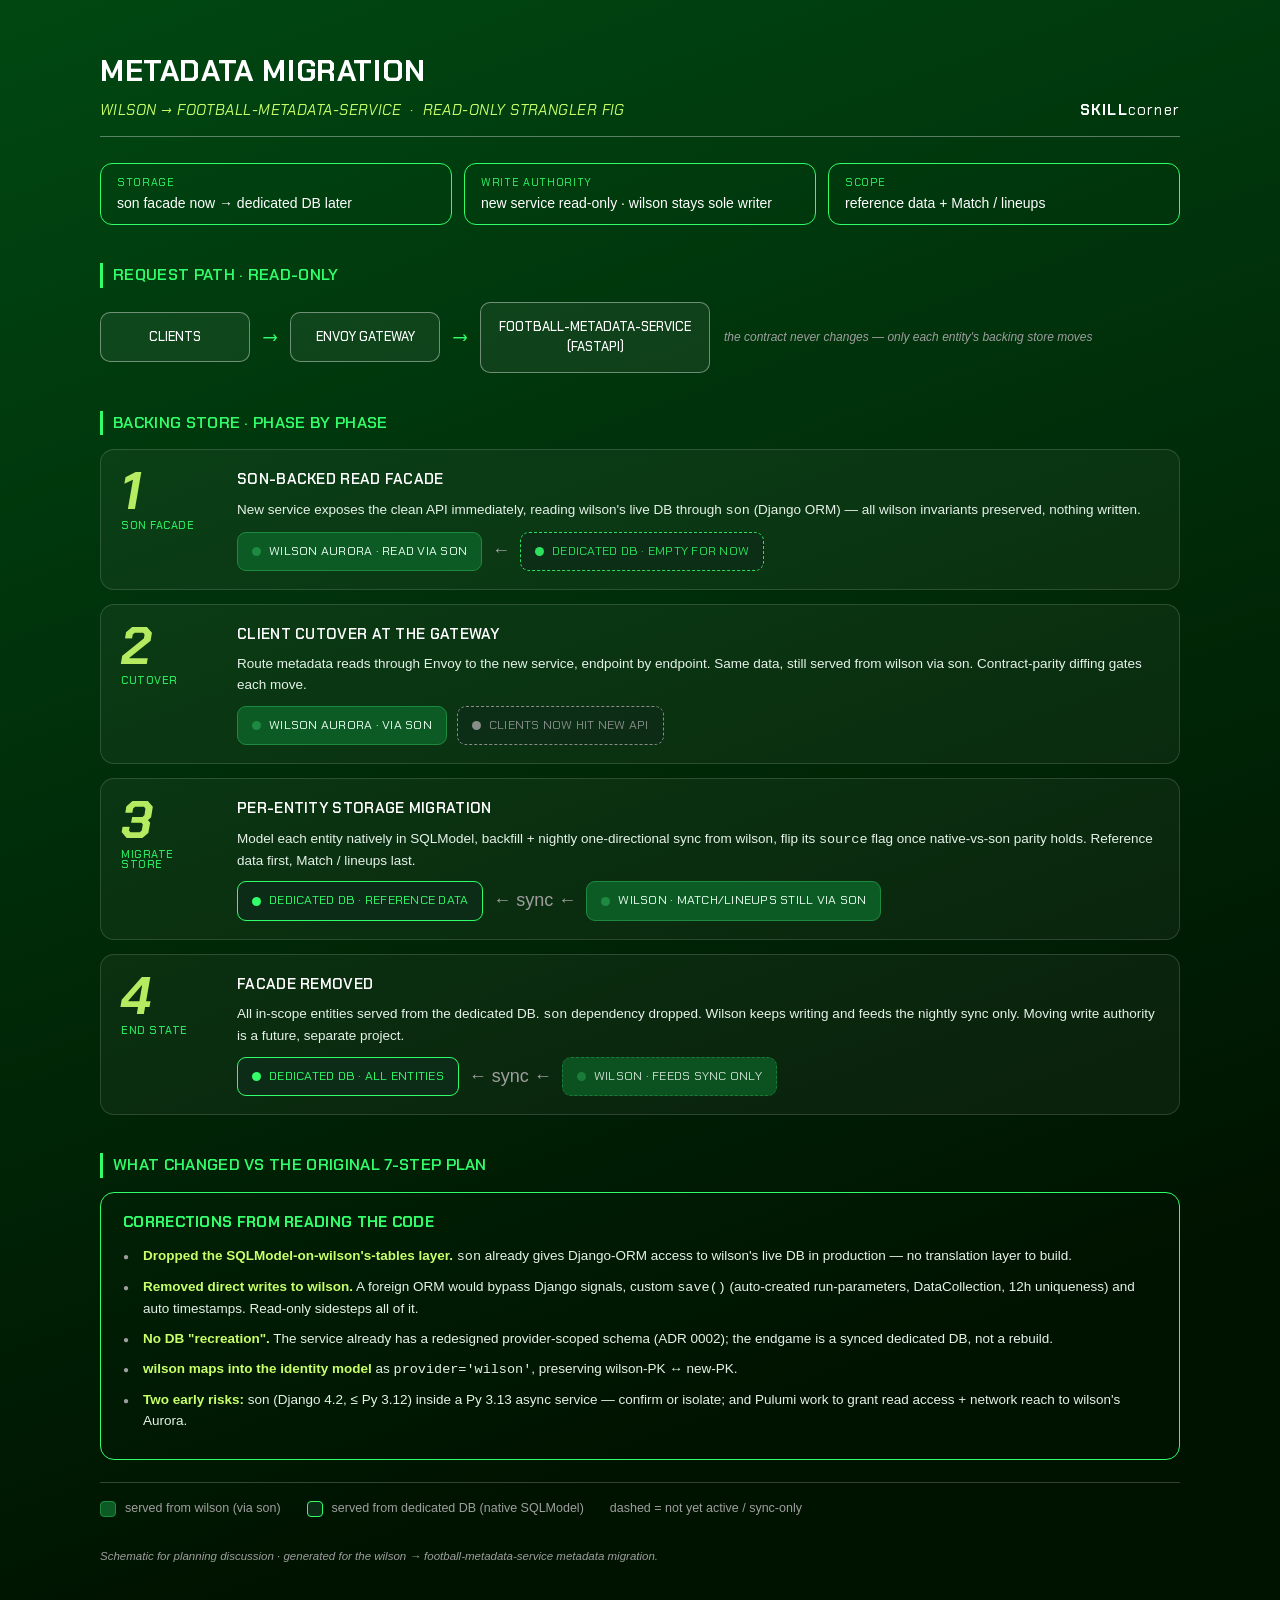
<file: docs/metadata-migration-wilson-to-football-metadata-service.html>
<!DOCTYPE html>
<html lang="en">
<head>
<meta charset="utf-8">
<meta name="viewport" content="width=device-width, initial-scale=1">
<title>Metadata migration — wilson → football-metadata-service</title>
<link rel="preconnect" href="https://fonts.googleapis.com">
<link rel="preconnect" href="https://fonts.gstatic.com" crossorigin>
<link href="https://fonts.googleapis.com/css2?family=Chakra+Petch:ital,wght@0,300;0,400;0,500;0,600;0,700;1,400;1,700&display=swap" rel="stylesheet">
<style>
  :root{
    --deep-black:#001200; --dark-green:#004812; --forest:#006A26;
    --brand-green:#158158; --bright:#00C800; --neon:#32FE6B; --lime:#C8FF6A;
    --white:#FFFFFF; --muted:#9E9E9E; --tint:#0B3F1B;
    --wilson:#0C5A24; --wilson-line:#1e8a41; --native:#0d2c17;
  }
  *{box-sizing:border-box;margin:0;padding:0}
  body{
    font-family:"Trebuchet MS",Barlow,sans-serif;
    color:var(--white);
    background:linear-gradient(160deg,#004812 0%,#001200 82%,#001200 100%);
    min-height:100vh; padding:48px 32px 64px; line-height:1.55;
  }
  .wrap{max-width:1080px;margin:0 auto}
  h1,h2,h3,.caps{font-family:"Chakra Petch",sans-serif;text-transform:uppercase;letter-spacing:.02em}
  header.bar{border-bottom:1px solid rgba(255,255,255,.35);padding-bottom:14px;margin-bottom:8px;
    display:flex;justify-content:space-between;align-items:flex-end;gap:24px;flex-wrap:wrap}
  header.bar h1{font-size:30px;font-weight:700;color:var(--white)}
  header.bar .sub{font-family:"Chakra Petch",sans-serif;font-style:italic;text-transform:uppercase;
    color:var(--lime);font-size:15px;margin-top:4px;letter-spacing:.03em}
  .wordmark{font-family:"Chakra Petch",sans-serif;font-size:15px;letter-spacing:.08em;white-space:nowrap}
  .wordmark b{font-weight:700}
  .wordmark span{font-weight:400;text-transform:lowercase}

  .decisions{display:flex;gap:12px;flex-wrap:wrap;margin:26px 0 6px}
  .pill{display:flex;flex-direction:column;gap:2px;border:1px solid var(--neon);border-radius:12px;
    padding:10px 16px;min-width:220px;flex:1}
  .pill .k{font-family:"Chakra Petch",sans-serif;text-transform:uppercase;font-size:11px;color:var(--neon);letter-spacing:.06em}
  .pill .v{font-size:14px;color:var(--white)}

  h2.section{font-size:16px;font-weight:600;color:var(--neon);margin:38px 0 14px;
    border-left:3px solid var(--neon);padding-left:10px}

  .path{display:flex;align-items:center;gap:0;flex-wrap:wrap}
  .node{background:rgba(255,255,255,.06);border:1px solid rgba(255,255,255,.4);border-radius:10px;
    padding:14px 18px;font-family:"Chakra Petch",sans-serif;text-transform:uppercase;font-size:13px;
    font-weight:500;text-align:center;min-width:150px}
  .arrow{color:var(--neon);font-size:22px;padding:0 12px;font-family:"Chakra Petch",sans-serif}
  .path .note{color:var(--muted);font-size:12px;margin-left:14px;font-style:italic}

  .phases{display:flex;flex-direction:column;gap:14px;margin-top:6px}
  .phase{display:grid;grid-template-columns:96px 1fr;gap:20px;align-items:stretch;
    background:rgba(255,255,255,.04);border:1px solid rgba(255,255,255,.14);border-radius:14px;padding:18px 20px}
  .phase .num{font-family:"Chakra Petch",sans-serif;font-style:italic;font-weight:700;font-size:52px;
    color:var(--lime);line-height:.9;opacity:.9}
  .phase .num small{display:block;font-style:normal;font-weight:500;font-size:11px;color:var(--neon);
    letter-spacing:.05em;margin-top:6px}
  .phase h3{font-size:15px;font-weight:600;color:var(--white);margin-bottom:8px}
  .phase p{font-size:13.5px;color:#e6f2e9;margin-bottom:10px}
  .phase ul{margin:0 0 10px 18px}
  .phase li{font-size:13px;color:#d7e7dc;margin-bottom:3px}
  .chips{display:flex;gap:10px;flex-wrap:wrap;margin-top:4px}
  .chip{display:flex;align-items:center;gap:8px;border-radius:9px;padding:9px 14px;font-size:12.5px;
    font-family:"Chakra Petch",sans-serif;text-transform:uppercase;letter-spacing:.02em}
  .chip.wilson{background:var(--wilson);border:1px solid var(--wilson-line);color:#eafff0}
  .chip.native{background:var(--native);border:1px solid var(--neon);color:var(--neon)}
  .chip.dashed{border-style:dashed;opacity:.85}
  .chip .dot{width:9px;height:9px;border-radius:50%}
  .chip.wilson .dot{background:var(--wilson-line)}
  .chip.native .dot{background:var(--neon)}
  .flow{color:var(--muted);font-size:18px;align-self:center}

  .callout{border:1px solid var(--neon);border-radius:14px;padding:18px 22px;margin-top:8px}
  .callout h3{font-family:"Chakra Petch",sans-serif;text-transform:uppercase;color:var(--neon);
    font-size:15px;font-weight:700;margin-bottom:12px}
  .callout ul{list-style:none}
  .callout li{position:relative;padding-left:20px;font-size:13.5px;margin-bottom:9px;color:#e6f2e9}
  .callout li::before{content:"\25CF";position:absolute;left:0;color:var(--muted);font-size:10px;top:3px}
  .callout li b{color:var(--lime);font-weight:700}

  .legend{display:flex;gap:26px;flex-wrap:wrap;margin-top:22px;padding-top:16px;
    border-top:1px solid rgba(255,255,255,.2);font-size:12.5px;color:var(--muted)}
  .legend .item{display:flex;align-items:center;gap:9px}
  .legend .sw{width:16px;height:16px;border-radius:4px}
  .legend .sw.wilson{background:var(--wilson);border:1px solid var(--wilson-line)}
  .legend .sw.native{background:var(--native);border:1px solid var(--neon)}
  footer{margin-top:30px;font-size:11.5px;color:var(--muted);font-style:italic}
</style>
</head>
<body>
<div class="wrap">

  <header class="bar">
    <div>
      <h1>Metadata migration</h1>
      <div class="sub">wilson &rarr; football-metadata-service &nbsp;&middot;&nbsp; read-only strangler fig</div>
    </div>
    <div class="wordmark"><b>SKILL</b><span>corner</span></div>
  </header>

  <div class="decisions">
    <div class="pill"><span class="k">Storage</span><span class="v">son facade now &rarr; dedicated DB later</span></div>
    <div class="pill"><span class="k">Write authority</span><span class="v">new service read-only &middot; wilson stays sole writer</span></div>
    <div class="pill"><span class="k">Scope</span><span class="v">reference data + Match / lineups</span></div>
  </div>

  <h2 class="section">Request path &middot; read-only</h2>
  <div class="path">
    <div class="node">Clients</div>
    <div class="arrow">&rarr;</div>
    <div class="node">Envoy gateway</div>
    <div class="arrow">&rarr;</div>
    <div class="node">football-metadata-service<br>(FastAPI)</div>
    <div class="note">the contract never changes — only each entity's backing store moves</div>
  </div>

  <h2 class="section">Backing store &middot; phase by phase</h2>
  <div class="phases">

    <div class="phase">
      <div class="num">1<small>SON FACADE</small></div>
      <div>
        <h3>son-backed read facade</h3>
        <p>New service exposes the clean API immediately, reading wilson's live DB through <code>son</code> (Django ORM) &mdash; all wilson invariants preserved, nothing written.</p>
        <div class="chips">
          <span class="chip wilson"><span class="dot"></span>wilson Aurora &middot; read via son</span>
          <span class="flow">&larr;</span>
          <span class="chip native dashed"><span class="dot"></span>dedicated DB &middot; empty for now</span>
        </div>
      </div>
    </div>

    <div class="phase">
      <div class="num">2<small>CUTOVER</small></div>
      <div>
        <h3>client cutover at the gateway</h3>
        <p>Route metadata reads through Envoy to the new service, endpoint by endpoint. Same data, still served from wilson via son. Contract-parity diffing gates each move.</p>
        <div class="chips">
          <span class="chip wilson"><span class="dot"></span>wilson Aurora &middot; via son</span>
          <span class="chip native dashed" style="border-color:var(--muted);color:var(--muted)"><span class="dot" style="background:var(--muted)"></span>clients now hit new API</span>
        </div>
      </div>
    </div>

    <div class="phase">
      <div class="num">3<small>MIGRATE STORE</small></div>
      <div>
        <h3>per-entity storage migration</h3>
        <p>Model each entity natively in SQLModel, backfill + nightly one-directional sync from wilson, flip its <code>source</code> flag once native-vs-son parity holds. Reference data first, Match / lineups last.</p>
        <div class="chips">
          <span class="chip native"><span class="dot"></span>dedicated DB &middot; reference data</span>
          <span class="flow">&larr; sync &larr;</span>
          <span class="chip wilson"><span class="dot"></span>wilson &middot; Match/lineups still via son</span>
        </div>
      </div>
    </div>

    <div class="phase">
      <div class="num">4<small>END STATE</small></div>
      <div>
        <h3>facade removed</h3>
        <p>All in-scope entities served from the dedicated DB. <code>son</code> dependency dropped. Wilson keeps writing and feeds the nightly sync only. Moving write authority is a future, separate project.</p>
        <div class="chips">
          <span class="chip native"><span class="dot"></span>dedicated DB &middot; all entities</span>
          <span class="flow">&larr; sync &larr;</span>
          <span class="chip wilson dashed"><span class="dot"></span>wilson &middot; feeds sync only</span>
        </div>
      </div>
    </div>

  </div>

  <h2 class="section">What changed vs the original 7-step plan</h2>
  <div class="callout">
    <h3>Corrections from reading the code</h3>
    <ul>
      <li><b>Dropped the SQLModel-on-wilson's-tables layer.</b> <code>son</code> already gives Django-ORM access to wilson's live DB in production &mdash; no translation layer to build.</li>
      <li><b>Removed direct writes to wilson.</b> A foreign ORM would bypass Django signals, custom <code>save()</code> (auto-created run-parameters, DataCollection, 12h uniqueness) and auto timestamps. Read-only sidesteps all of it.</li>
      <li><b>No DB "recreation".</b> The service already has a redesigned provider-scoped schema (ADR 0002); the endgame is a synced dedicated DB, not a rebuild.</li>
      <li><b>wilson maps into the identity model</b> as <code>provider='wilson'</code>, preserving wilson-PK &harr; new-PK.</li>
      <li><b>Two early risks:</b> son (Django 4.2, &le; Py 3.12) inside a Py 3.13 async service &mdash; confirm or isolate; and Pulumi work to grant read access + network reach to wilson's Aurora.</li>
    </ul>
  </div>

  <div class="legend">
    <div class="item"><span class="sw wilson"></span>served from wilson (via son)</div>
    <div class="item"><span class="sw native"></span>served from dedicated DB (native SQLModel)</div>
    <div class="item">dashed = not yet active / sync-only</div>
  </div>

  <footer>Schematic for planning discussion &middot; generated for the wilson &rarr; football-metadata-service metadata migration.</footer>

</div>
</body>
</html>
</file>
